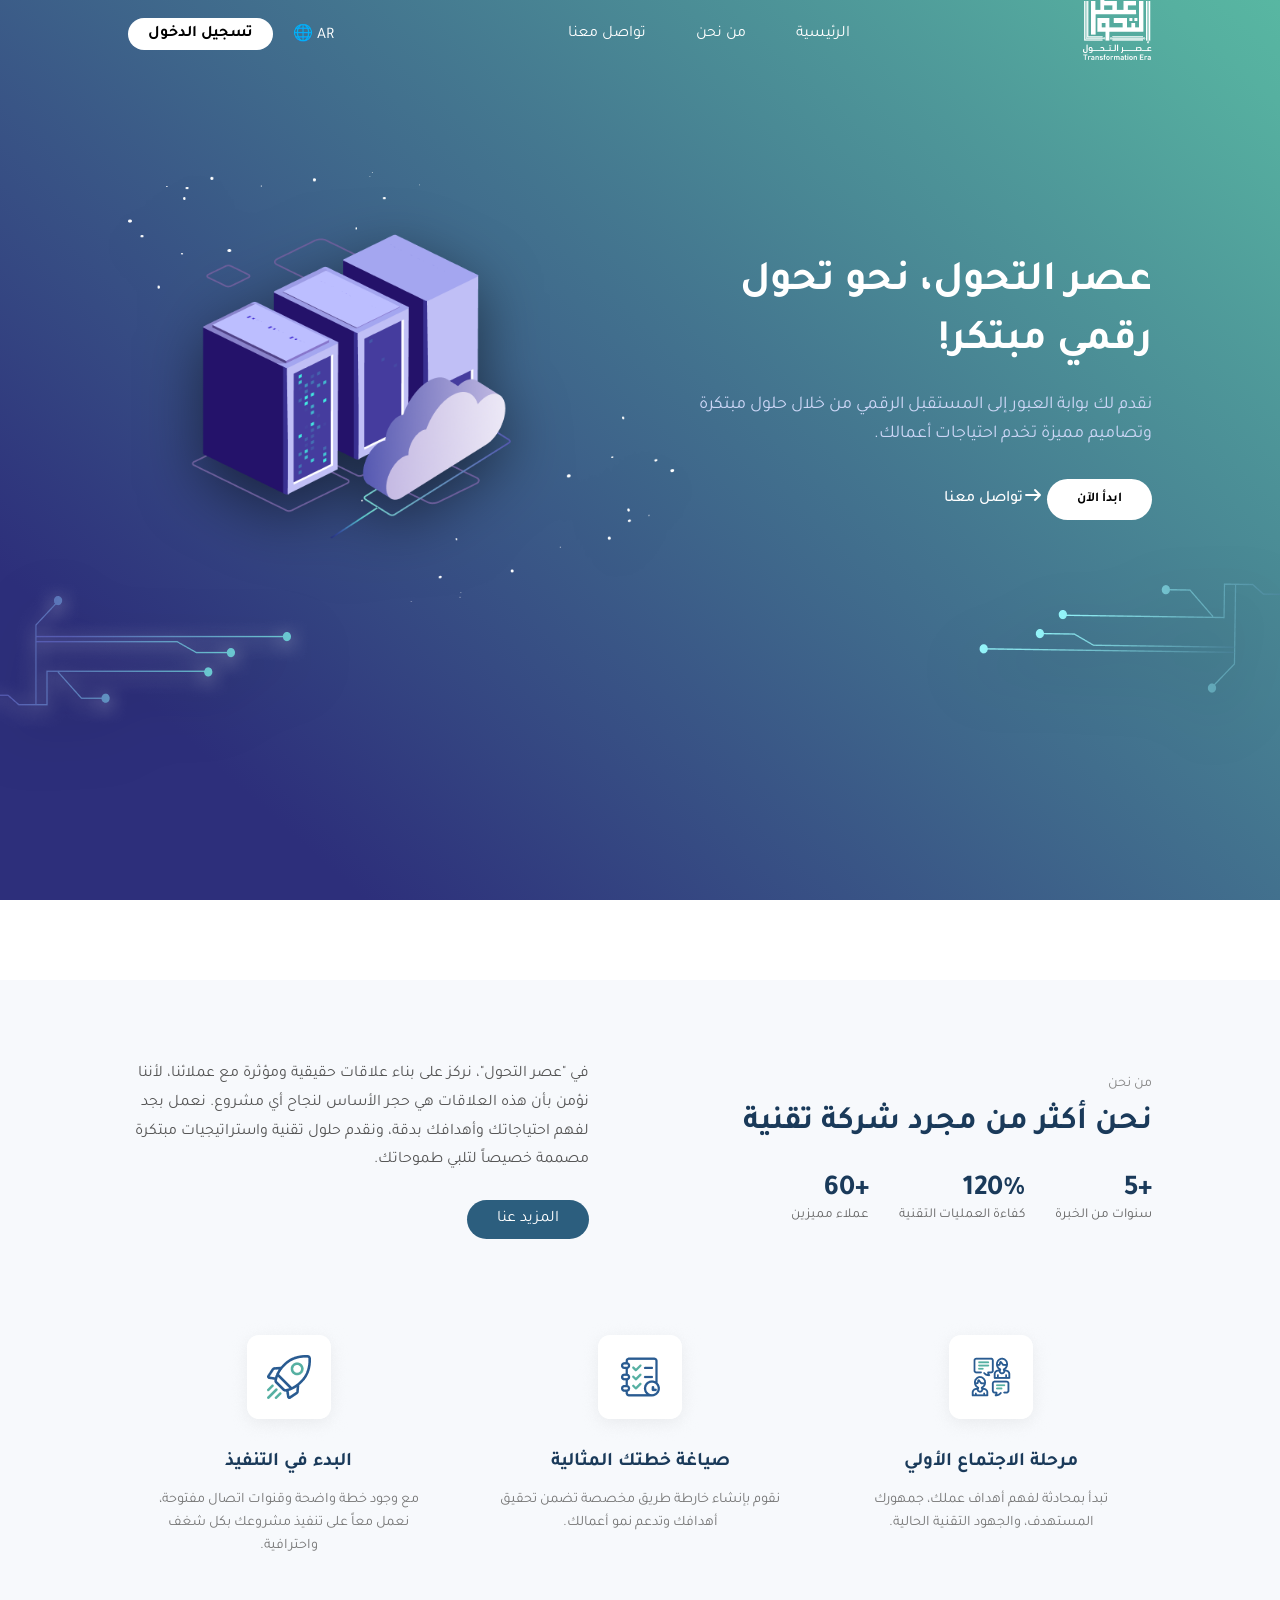
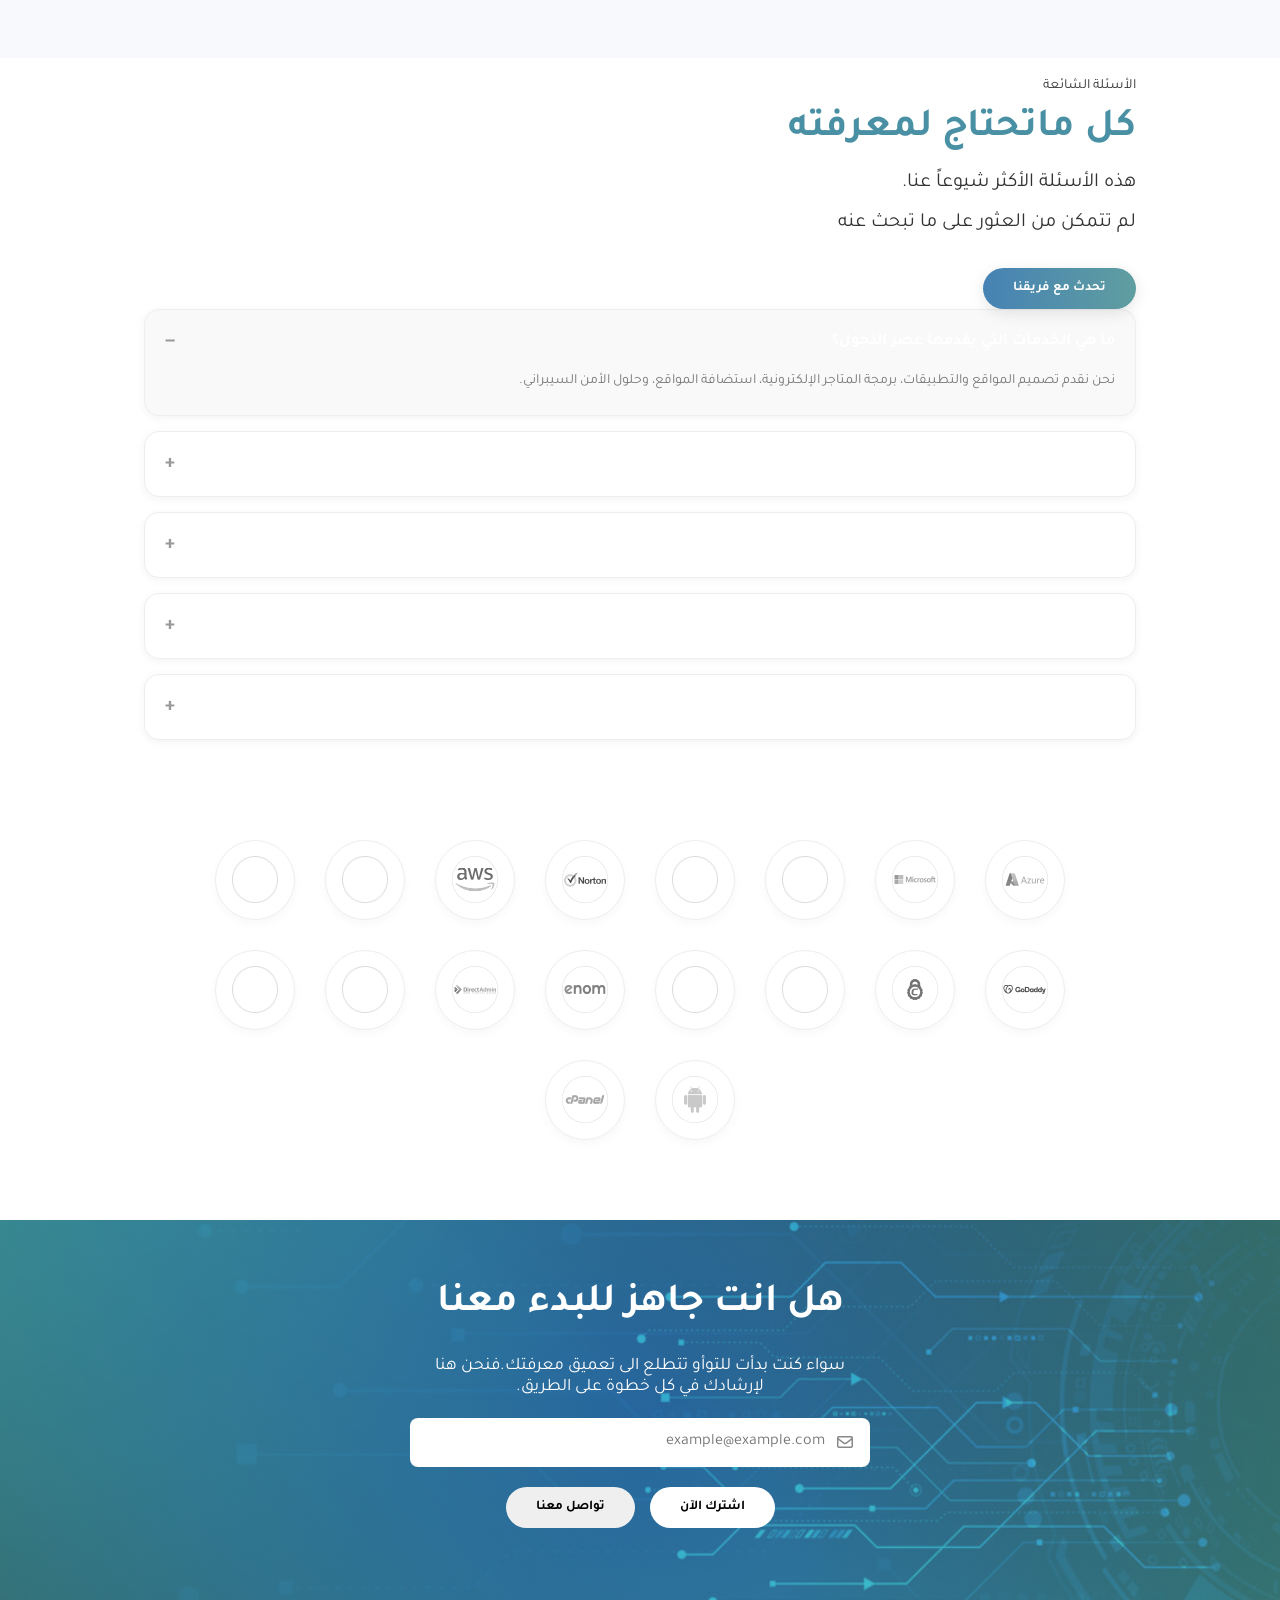
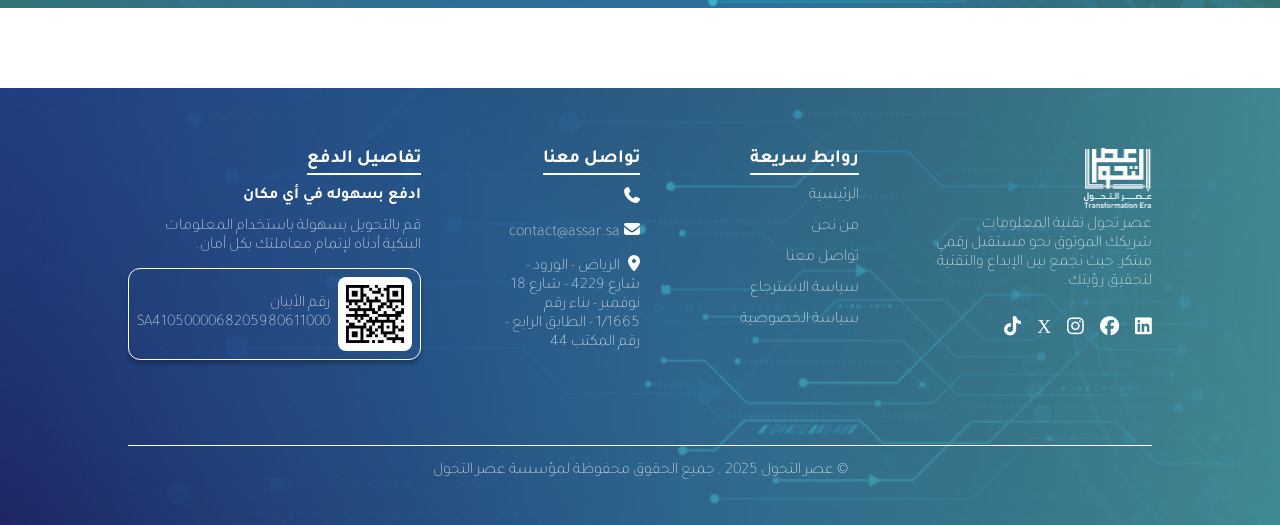
<file: index.html>
<!DOCTYPE html>
<html lang="ar" dir="rtl">
<head>
    <meta charset="UTF-8">
    <meta name="viewport" content="width=device-width, initial-scale=1.0">
    <title>عصر التحول</title>
    <link rel="stylesheet" href="css/all.min.css">
    <link rel="stylesheet" href="css/style.css">
    <link href="https://fonts.googleapis.com/css2?family=Tajawal:wght@400;700&display=swap" rel="stylesheet">
</head>
<body>
    <header>
        <div class="container">
            <div class="top-header">
                <div class="logo">
                    <img src="image/Group (1).png" alt="Logo">
                </div><!-- logo -->
                
                <div class="nav-links">
                    <ul>
                        <li><a href="#" class="active">الرئيسية</a></li>
                        <li><a href="#">من نحن</a></li>
                        <li><a href="#">تواصل معنا</a></li>
                    </ul>
                </div>
                    
                <div class="nav-actions">
                    <span class="lang-selector">AR 🌐</span>
                    <div class="long-link">
                        <a href="login.html">تسجيل الدخول</a>
                    </div>
                </div>
            </div>
              
            <div class="hero-section">
                <div class="wrapping">
                    <div class="hero-text">
                        <h1>عصر التحول، نحو تحول <br> رقمي مبتكر!</h1>
                        <p>نقدم لك بوابة العبور إلى المستقبل الرقمي من خلال حلول مبتكرة وتصاميم مميزة تخدم احتياجات أعمالك.</p>
                        <div class="cta-buttons">
                            <button class="btn-primary">ابدأ الآن</button>
                            <a href="#" class="contact-link"><i class="fas fa-arrow-right"></i>تواصل معنا </a>
                        </div>
                    </div>

                    <div class="hero-image">
                        <img src="image/Group 1261153176 (1).png">
                        <img  class="img right" src="image/Group 3 (2).png" alt="">
                        <img  class="img left" src="image/Group 4.png" alt="">
                    </div>
                </div>  
            </div>
    </header>

    <main>
        <section class="about-section"> 
            <div class="container">
                <div class="about-grid">
                    <div class="about-content">
                        <span class="sub-title">من نحن</span>
                        <h2>نحن أكثر من مجرد شركة تقنية</h2>
                        <div class="stats-grid">
                            <div class="stat-item">
                                <h3>+5</h3>
                                <p>سنوات من الخبرة</p>
                            </div>
                            <div class="stat-item">
                                <h3>120%</h3>
                                <p>كفاءة العمليات التقنية</p>
                            </div>
                            <div class="stat-item">
                                <h3>+60</h3>
                                <p>عملاء مميزين</p>
                            </div>
                        </div>
                    </div>

                    <div class="about-description">
                            <p>في "عصر التحول"، نركز على بناء علاقات حقيقية ومؤثرة مع عملائنا، لأننا نؤمن بأن هذه العلاقات هي حجر الأساس لنجاح أي مشروع. نعمل بجد لفهم احتياجاتك وأهدافك بدقة، ونقدم حلول تقنية واستراتيجيات مبتكرة مصممة خصيصاً لتلبي طموحاتك.</p>
                        <a href="#" class="btn-more">المزيد عنا</a>
                    </div>
                </div>

                <div class="features-grid">
                    <div class="feature-card">
                        <img src="image/Frame 1261153175 (1).png" alt="">
                        <h3>مرحلة الاجتماع الأولي</h3>
                        <p>تبدأ بمحادثة لفهم أهداف عملك، جمهورك المستهدف، والجهود التقنية الحالية.</p>
                    </div>
                    <div class="feature-card">
                        <img src="image/Frame 1261153175 (2).png" alt="">
                        <h3>صياغة خطتك المثالية</h3>
                        <p>نقوم بإنشاء خارطة طريق مخصصة تضمن تحقيق أهدافك وتدعم نمو أعمالك.</p>
                    </div>
                    <div class="feature-card">
                        <img src="image/Frame 1261153175 (3).png" alt="">
                        <h3>البدء في التنفيذ</h3>
                        <p>مع وجود خطة واضحة وقنوات اتصال مفتوحة، نعمل معاً على تنفيذ مشروعك بكل شغف واحترافية.</p>
                    </div>
                </div>
            </div>
        </section>  
        <section class="faq-header">
            <div class="container">
                <div class="wrapping-question">
                    <p>الأسئلة الشائعة</p>
                    <h1>كل ماتحتاج لمعرفته</h1>
                    <p class="description">هذه الأسئلة الأكثر شيوعاً عنا.<br> لم تتمكن من العثور على ما تبحث عنه</p>
                    <button class="contact-bth">تحدث مع فريقنا</button>
                </div>
                <div class="wrapping-question">
                    <div class="faq-section">
                            <div class="faq-item active">
                                <div class="faq-question">
                                    <span>ما هي الخدمات التي يقدمها عصر التحول؟</span>
                                    <span class="icon">−</span>
                                </div>
                                <div class="faq-answer">
                                    نحن نقدم تصميم المواقع والتطبيقات، برمجة المتاجر الإلكترونية، استضافة المواقع، وحلول الأمن السيبراني.
                                </div>
                            </div>

                            <div class="faq-item">
                                <div class="faq-question">
                                    <span>كيف يمكنني اختيار الباقة المناسبة لي؟</span>
                                    <span class="icon">+</span>
                                </div>
                            </div>

                            <div class="faq-item">
                                <div class="faq-question">
                                    <span>هل تقدمون دعماً فنياً بعد إطلاق المشروع؟</span>
                                    <span class="icon">+</span>
                                </div>
                            </div>

                            <div class="faq-item">
                                <div class="faq-question">
                                    <span>كم يستغرق تنفيذ تصميم الموقع أو التطبيق؟</span>
                                    <span class="icon">+</span>
                                </div>
                            </div>

                            <div class="faq-item">
                                <div class="faq-question">
                                    <span>هل يمكن ترقية الباقة في أي وقت؟</span>
                                    <span class="icon">+</span>
                                </div>
                            </div>
                        </div>
                    
                </div>
                <div class="logos-grid">
                    <div class="logo-circle"><img src="image/Frame 1261154792 (1).png" alt=""></div>
                    <div class="logo-circle"><img src="image/Frame 1261154793.png" alt=""></div>
                     <div class="logo-circle"><img src="image/Frame 1261154799.png" alt=""></div>
                    <div class="logo-circle"><img src="image/Frame 1261154799.png" alt=""></div> 
                    <div class="logo-circle"><img src="image/Frame 1261154787.png" alt=""></div>
                    <div class="logo-circle"><img src="image/Frame 1261154789.png" alt=""></div>
                    <div class="logo-circle"><img src="image/Frame 1261154799.png" alt=""></div>
                    <div class="logo-circle"><img src="image/Frame 1261154799.png" alt=""></div> 
                    <div class="logo-circle"><img src="image/Frame 1261154783.png" alt=""></div>
                    <div class="logo-circle"><img src="image/Frame 1261154786.png" alt=""></div>
                    <div class="logo-circle"><img src="image/Frame 1261154799.png" alt=""></div>
                    <div class="logo-circle"><img src="image/Frame 1261154799.png" alt=""></div> 
                    <div class="logo-circle"><img src="image/Frame 1261154781.png" alt=""></div>
                    <div class="logo-circle"><img src="image/Frame 1261154779.png" alt=""></div>
                    <div class="logo-circle"><img src="image/Frame 1261154799.png" alt=""></div>
                    <div class="logo-circle"><img src="image/Frame 1261154799.png" alt=""></div> 
                    <div class="logo-circle"><img src="image/Frame 1261153176.png" alt=""></div>
                    <div class="logo-circle"><img src="image/Frame 1261154776.png" alt=""></div>


                </div>
            </div>
        </section>



        <section class="ready">
            <div class="container">
                <h1>هل انت جاهز للبدء معنا</h1>
                <p>سواء كنت بدأت للتوأو تتطلع الى تعميق معرفتك.فنحن هنا<br> لإرشادك في كل خطوة على الطريق.</p>
                  <div class="subscription-box">
                          <div class="input-group">
                              <input type="email" placeholder="example@example.com">
                              <i class="fa-regular fa-envelope"></i>
                            </div>
                            
                          <div class="buttons">
                              <button class="btn-primary">اشترك الآن</button>
                              <button class="btn-secondary">تواصل معنا</button>
                            </div>
                    </div>
            </div>              
        </section>

    </main>
    <footer>
        <div class="footer-top">
            <div class="container">
                <div class="wrapping-footer">
                    <div class="wrap1">
                        <img src="image/Group (1).png" alt="">
                        <p>عصر تحول تقنية المعلومات</p>
                        <p>شريكك الموثوق نحو مستقبل رقمي مبتكر، حيث نجمع بين الإبداع والتقنية لتحقيق رؤيتك.</p>
                        <div class="i-footer">
                            <i class="fab fa-linkedin"></i>
                            <i class="fab fa-facebook"></i>
                            <i class="fab fa-instagram"></i>
                            <i class="fab fa-x"></i>
                            <i class="fab fa-tiktok"></i>
                        </div>
                    </div>

                    <div class="wrap2">
                        <h3>روابط سريعة</h3>
                        <ul>
                            <a href="index.html"><li>الرئيسية</li></a>
                            <a href=""><li>من نحن</li></a>
                            <a href=""><li>تواصل معنا</li></a>
                            <a href="سياسة الاسترجاع.html"><li>سياسة الاسترجاع</li></a>
                            <a href="سياسة الخصوصية.html"><li>سياسة الخصوصية</li></a>
                        </ul>
                    </div>

                    <div class="wrap3">
                        <h3>تواصل معنا</h3>
                        <ul>
                            <li><i class="fas fa-phone"></i></li>
                            <li><i class="fas fa-envelope"></i>contact@assar.sa</li>
                            <li><i class="fas fa-location-dot"></i>الرياض - الورود - شارع 4229 - شارع 18 نوفمبر - بناء رقم 1/1665 - الطابق الرابع - رقم المكتب 44</li>
                        </ul>
                    </div>

                    <div class="wrap4">
                        <h3>تفاصيل الدفع</h3>
                        <ul>
                            <li><span>ادفع بسهوله في أي مكان</span></li>
                            <li>قم بالتحويل بسهولة باستخدام المعلومات البنكية أدناه لإتمام معاملتك بكل أمان.</li>
                        </ul>
                            <div class="number">
                                <div class="img-num"><img src="image/WhatsApp Image 2026-05-12 at 11.08.14 AM.jpeg" alt=""></div>
                                <div class="content-num">
                                    <p>رقم الأيبان</p>
                                    <p>SA4105000068205980611000</p>
                                </div>
                            </div>
                        
                    </div>
                </div>

                <p class="p-footer">&copy; عصر التحول 2025 . جميع الحقوق محفوظة لمؤسسة عصر التحول</p>
            </div>
        </div>
    </footer>


   <!-- <footer>
        <div class="footer">
            <div class="container">
                    <div class="footer-grid">
                            <div class="footer-col">
                                <div class="logo">
                                     <img src="image/Group (1).png" alt="Logo">
                                </div>
                                <p>عصر تحول تقنية المعلومات <br>شريكك الموثوق نحو مستقبل رقمي مبتكر، حيث نجمع بين الإبداع والتقنية لتحقيق<br> رؤيتك</p>
                                    <div class="social-icons">
                                        <a href="#"><i class="fab fa-linkedin-in"></i></a>
                                        <a href="#"><i class="fab fa-facebook-f"></i></a>
                                        <a href="#"><i class="fab fa-instagram"></i></a>
                                        <a href="#"><i class="fab fa-x-twitter"></i></a>
                                        <a href="#"><i class="fab fa-tiktok"></i></a>
                                    </div>
                            </div>        
                                    <div class="footer-col">
                                        <h3>روابط سريعة</h3>
                                        <div class="links-list">
                                            <ul>
                                                <li><a href="">الرئيسية</a></li>
                                                <li><a href="">من نحن</a></li>
                                                <li><a href="">تواصل معنا</a></li>
                                                <li><a href="">سياسة الاسترجاع</a></li>
                                                <li><a href="">سياسة الخصوصية</a></li>
                                            </ul>
                                        </div>
                                    </div>
                                    <div class="footer-col">
                                        <h3>تواصل معنا</h3>
                                        <div class="contact-list">
                                            <ul>
                                                <li><i class="fas fa-phone"></i></li>
                                                <li><i class="far fa-enelope"></i></li>
                                                <li><i class="fas fa-map-marker-alt"></i></li>
                                            </ul>
                                        </div>
                                    </div>
                                    <div class="footer-col">
                                        <h3>تفاصيل الدفع</h3>
                                        <p>ادفع بسهولة في اي مكان</p>
                                        <p class="sub-text">قم بالتحويل بسهولة باستخدام المعلومات البنكية أدناه لإتمام معاملتك بكل أمان.</p>
                                            <div class="iban-card">
                                                    <div class="iban-info">
                                                        <span>رقم الآيبان</span>
                                                        <strong>SA4105000068205980611000</strong>
                                                    </div>
                                                    <div class="qr-code">
                                                        <i class="fas fa-qrcode"></i>
                                                    </div>
                                            </div>

                                    </div>
                    </div>                  
                                              <div class="footer-bottom">
                                               <p>© عصر التحول 2025 . جميع الحقوق محفوظة لمؤسسة عصر التحول</p>
                                              </div>    
            </div>             
        </div>       
   </footer> -->
</body>
</html>










































    
    

</body>
</html>
</file>
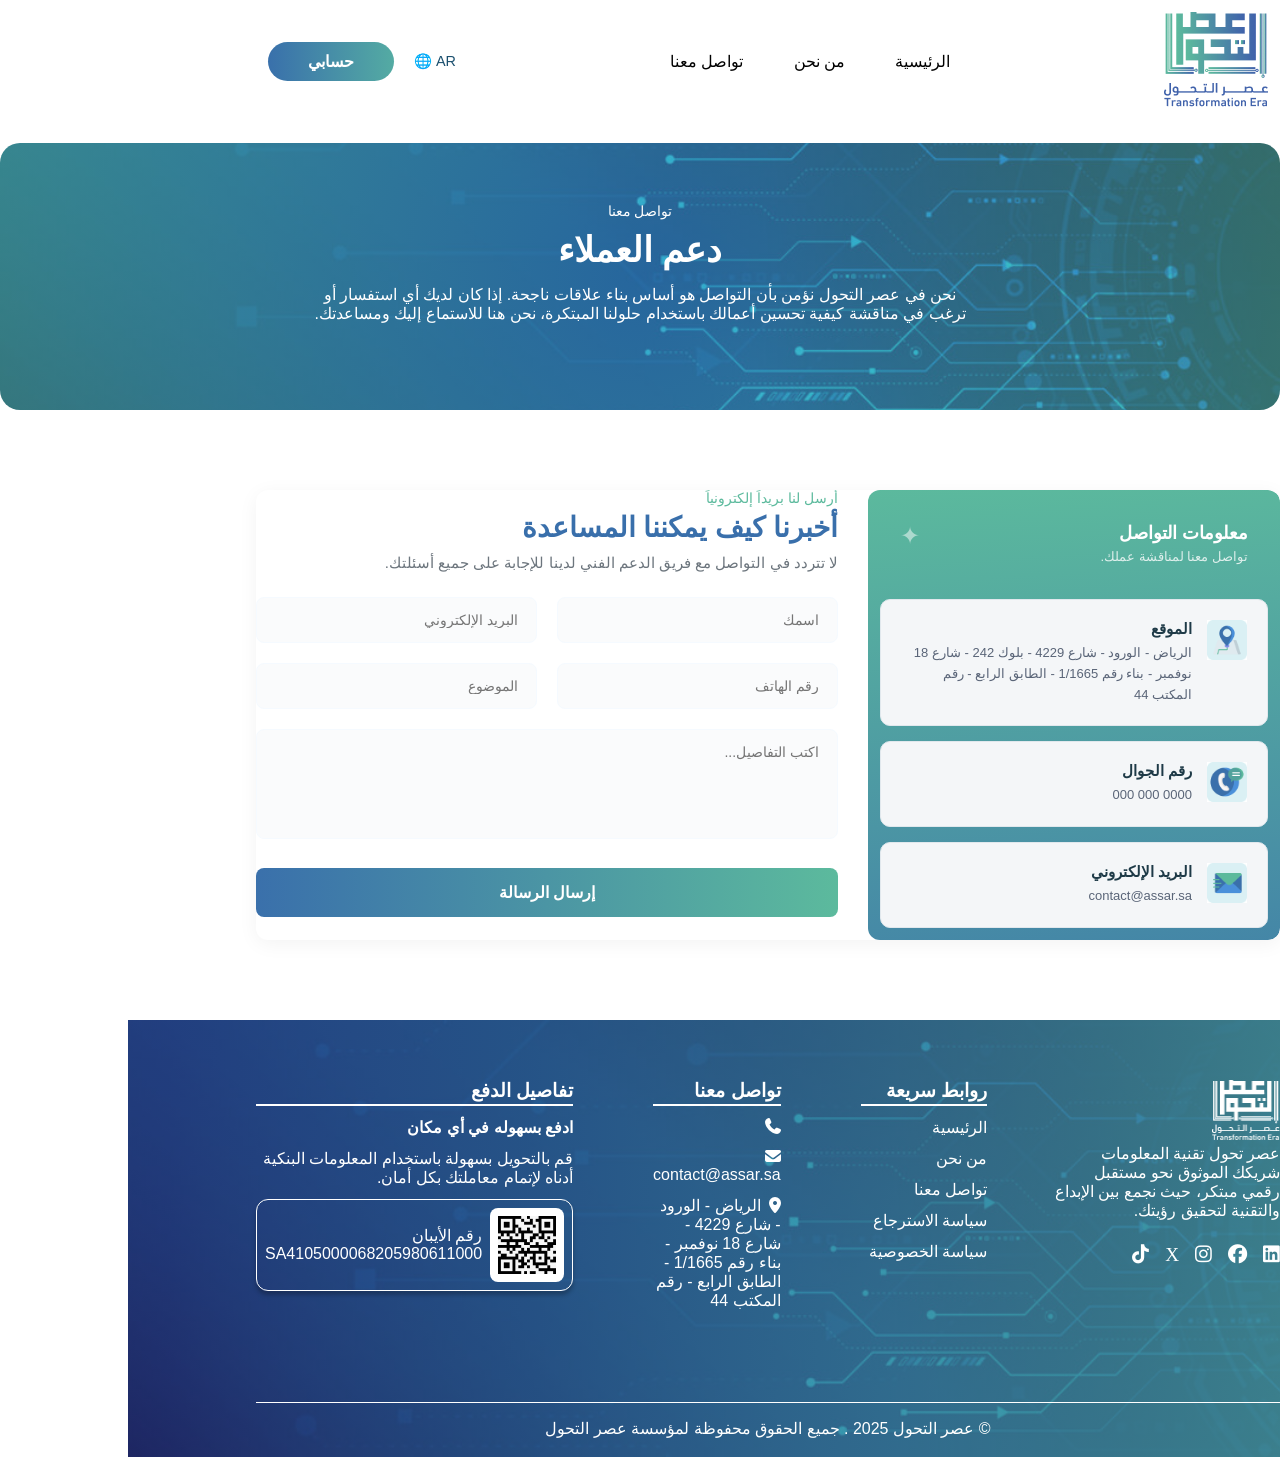
<file: about.html>
<!DOCTYPE html>
<html lang="ar" dir="rtl">
<head>
    <meta charset="UTF-8">
    <meta name="viewport" content="width=device-width, initial-scale=1.0">
    <title>about</title>
    <link rel="stylesheet" href="css/style2.css">
    <link rel="stylesheet" href="css/all.min.css">
</head>
<body>
    <header>
        <div class="container">
            <div class="top-header">
                <div class="logo">
                    <img src="image/Group (3).png" alt="Logo">
                </div><!-- logo -->
                
                <div class="nav-links">
                    <ul>
                        <li><a href="#" class="active">الرئيسية</a></li>
                        <li><a href="#">من نحن</a></li>
                        <li><a href="#">تواصل معنا</a></li>
                    </ul>
                </div>
                    
                <div class="nav-actions">
                    <span class="lang-selector">AR 🌐</span>
                    <div class="long-link">
                        <a href="login.html">حسابي</a>
                    </div>
                </div>
            </div>

            <section class="policy-banner">
                <p class="sub-title">تواصل معنا</p>
                <h1>دعم العملاء</h1>
                <p class="des">نحن في عصر التحول نؤمن بأن التواصل هو أساس بناء علاقات ناجحة. إذا كان لديك أي استفسار أو<br> ترغب في مناقشة كيفية تحسين أعمالك باستخدام حلولنا المبتكرة، نحن هنا للاستماع إليك ومساعدتك.</p>
            </section>


        <div class="contact-container">
            <div class="info-section">
            <div class="info-header">
                <h3>معلومات التواصل</h3>
                <p>تواصل معنا لمناقشة عملك.</p>
            </div>
            
            <div class="info-card">
                <div class="card-icon"><img src="image/ux 3 (3).png" alt=""></div>
                <div class="card-content">
                    <h4>الموقع</h4>
                    <p>الرياض - الورود - شارع 4229 - بلوك 242 - شارع 18 نوفمبر - بناء رقم 1/1665 - الطابق الرابع - رقم المكتب 44</p>
                </div>
            </div>
            
            <div class="info-card">
                <div class="card-icon"><img src="image/ux 3 (1).png" alt=""></div>
                <div class="card-content">
                    <h4>رقم الجوال</h4>
                    <p class="ltr-text">000 000 0000</p>
                </div>
            </div>
            
            <div class="info-card">
                <div class="card-icon"><img src="image/ux 3 (2).png" alt=""></div>
                <div class="card-content">
                    <h4>البريد الإلكتروني</h4>
                    <p class="ltr-text">contact@assar.sa</p>
                </div>
            </div>
        </div>
        
        <div class="form-section">
            <span class="sub-title">أرسل لنا بريداً إلكترونياً</span>
            <h2 class="main-title">أخبرنا كيف يمكننا المساعدة</h2>
            <p class="description">لا تتردد في التواصل مع فريق الدعم الفني لدينا للإجابة على جميع أسئلتك.</p>
            
            <form action="#" method="POST">
                <div class="form-row">
                    <div class="form-group">
                        <input type="text" placeholder="اسمك" required>
                    </div>
                    <div class="form-group">
                        <input type="email" placeholder="البريد الإلكتروني" required>
                    </div>
                </div>
                
                <div class="form-row">
                    <div class="form-group">
                        <input type="tel" placeholder="رقم الهاتف">
                    </div>
                    <div class="form-group">
                        <input type="text" placeholder="الموضوع">
                    </div>
                </div>
                
                <div class="form-group full-width">
                    <textarea placeholder="اكتب التفاصيل..." rows="5"></textarea>
                </div>
                
                <button type="submit" class="submit-btn">إرسال الرسالة</button>
            </form>
            </div>
        </div>
    </div>    
        <footer>
        <div class="footer-top">
            <div class="container">
                <div class="wrapping-footer">
                    <div class="wrap1">
                        <img src="image/Group (1).png" alt="">
                        <p>عصر تحول تقنية المعلومات</p>
                        <p>شريكك الموثوق نحو مستقبل رقمي مبتكر، حيث نجمع بين الإبداع والتقنية لتحقيق رؤيتك.</p>
                        <div class="i-footer">
                            <i class="fab fa-linkedin"></i>
                            <i class="fab fa-facebook"></i>
                            <i class="fab fa-instagram"></i>
                            <i class="fab fa-x"></i>
                            <i class="fab fa-tiktok"></i>
                        </div>
                    </div>

                    <div class="wrap2">
                        <h3>روابط سريعة</h3>
                        <ul>
                            <a href="index.html"><li>الرئيسية</li></a>
                            <a href=""><li>من نحن</li></a>
                            <a href=""><li>تواصل معنا</li></a>
                            <a href="سياسة الاسترجاع.html"><li>سياسة الاسترجاع</li></a>
                            <a href="سياسة الخصوصية.html"><li>سياسة الخصوصية</li></a>
                        </ul>
                    </div>

                    <div class="wrap3">
                        <h3>تواصل معنا</h3>
                        <ul>
                            <li><i class="fas fa-phone"></i></li>
                            <li><i class="fas fa-envelope"></i>contact@assar.sa</li>
                            <li><i class="fas fa-location-dot"></i>الرياض - الورود - شارع 4229 - شارع 18 نوفمبر - بناء رقم 1/1665 - الطابق الرابع - رقم المكتب 44</li>
                        </ul>
                    </div>

                    <div class="wrap4">
                        <h3>تفاصيل الدفع</h3>
                        <ul>
                            <li><span>ادفع بسهوله في أي مكان</span></li>
                            <li>قم بالتحويل بسهولة باستخدام المعلومات البنكية أدناه لإتمام معاملتك بكل أمان.</li>
                        </ul>
                            <div class="number">
                                <div class="img-num"><img src="image/WhatsApp Image 2026-05-12 at 11.08.14 AM.jpeg" alt=""></div>
                                <div class="content-num">
                                    <p>رقم الأيبان</p>
                                    <p>SA4105000068205980611000</p>
                                </div>
                            </div>
                        
                    </div>
                </div>

                <p class="p-footer">&copy; عصر التحول 2025 . جميع الحقوق محفوظة لمؤسسة عصر التحول</p>
            </div>
        </div>
    </footer>

            
    
</body>
</html>
</file>
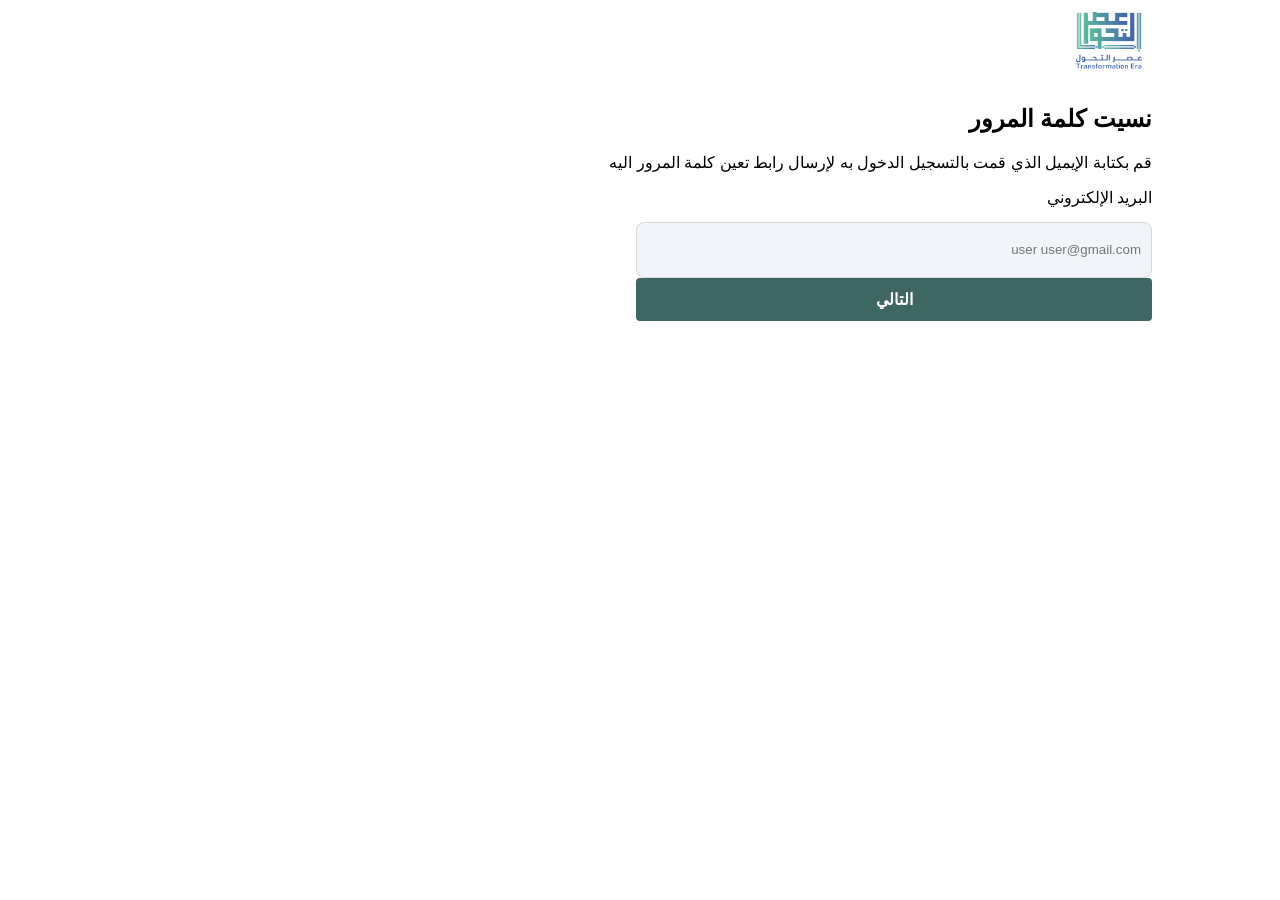
<file: forgectpassword.html>
<!DOCTYPE html>
<html lang="ar" dir="rtl">
<head>
    <meta charset="UTF-8">
    <meta name="viewport" content="width=device-width, initial-scale=1.0">
    <title>Document</title>
    <link rel="stylesheet" href="css/style1.css">
    <link rel="stylesheet" href="css/all.min.css">
</head>
<body>
    <header>
        <div class="container">
            <a href=""><img src="image/Group (3).png" alt="logo"></a>
        </div>
    </header>
    <main>
        <section class="log-in-forget">
            <div class="container">
                <div class="content-forget">
                    <div class="top-log-forget">
                        <h2>نسيت كلمة المرور</h2>
                        <p>قم بكتابة الإيميل الذي قمت بالتسجيل الدخول به لإرسال رابط تعين كلمة المرور اليه </p>   
                    </div>
                    <div class="form">
                        <form action="">
                            <div class="form-group">
                                <label for=""> البريد الإلكتروني</label>
                                <input type="email" placeholder="user user@gmail.com">
                            </div>
                            <button type="submit" class="btn-submit">التالي</button>
                        </form>
                    </div>
                </div>
            </div>
        </section>
    </main>  
</body>
</html>
</file>
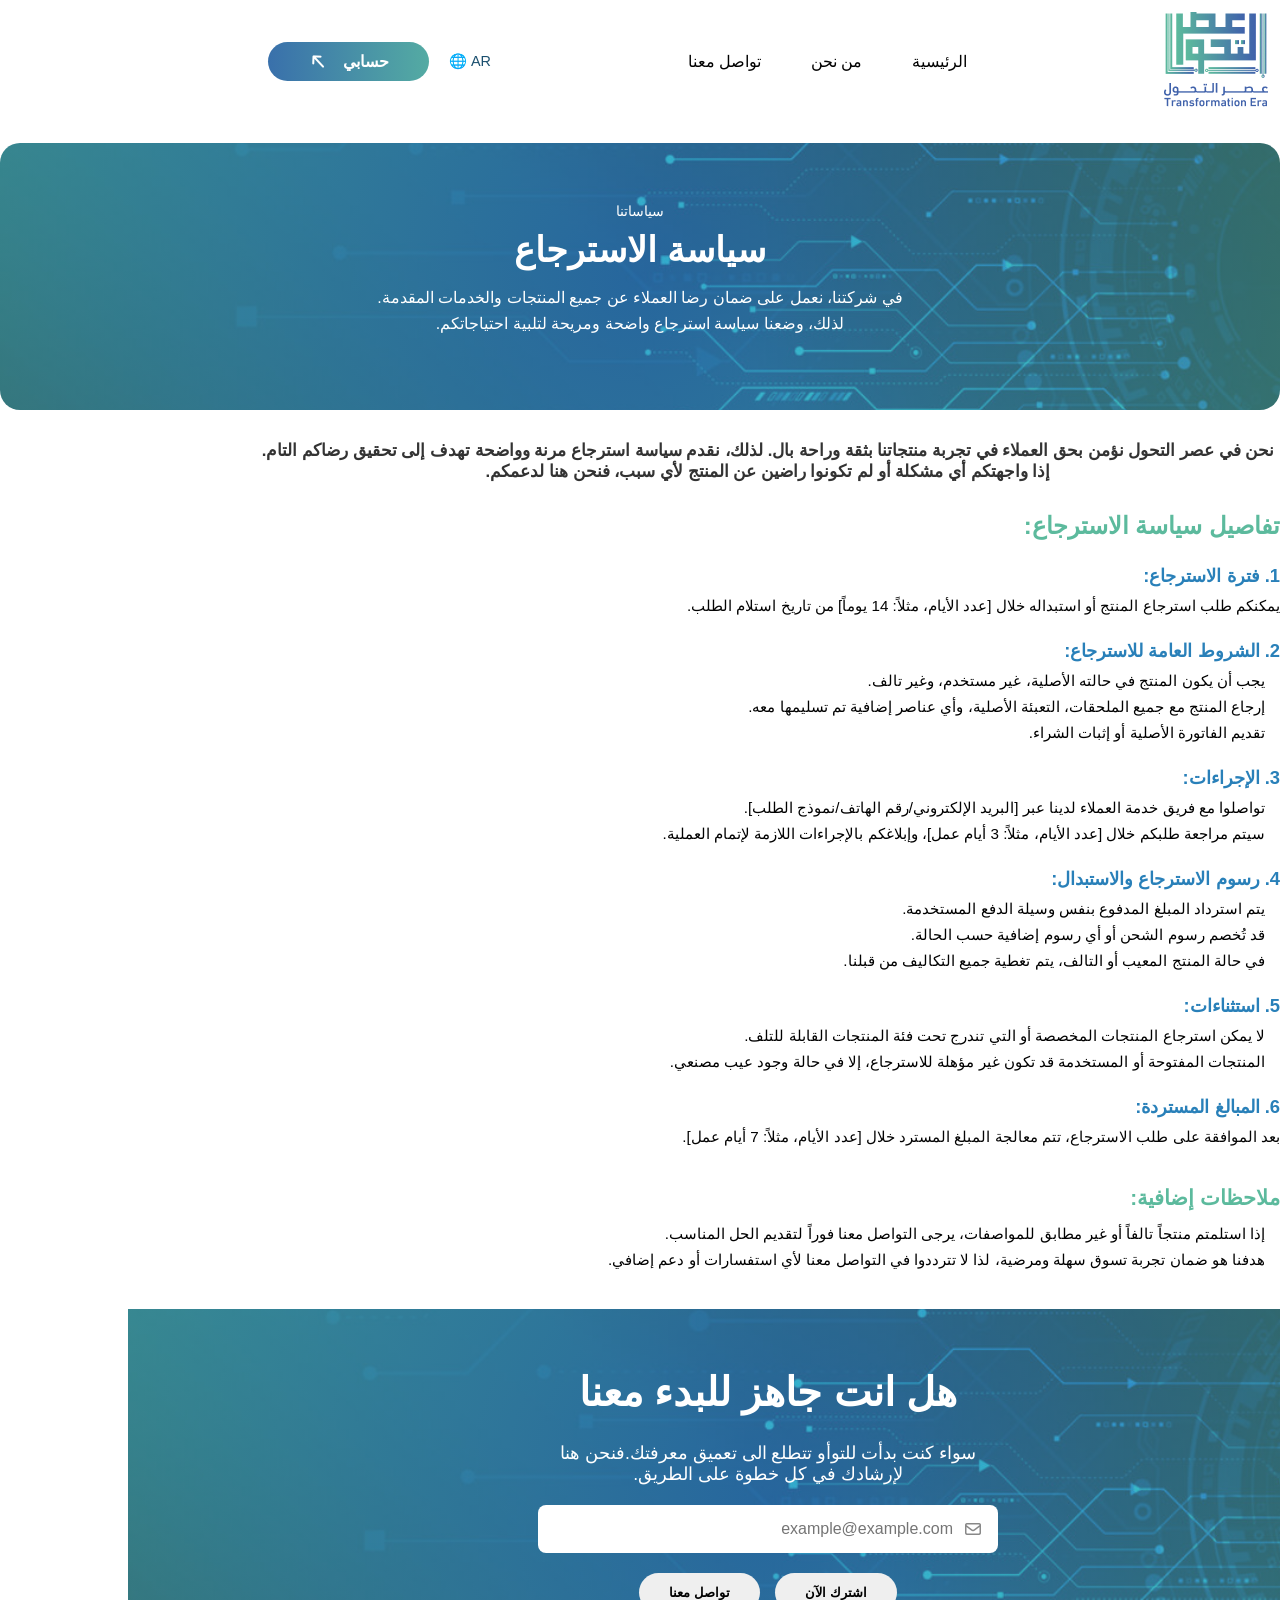
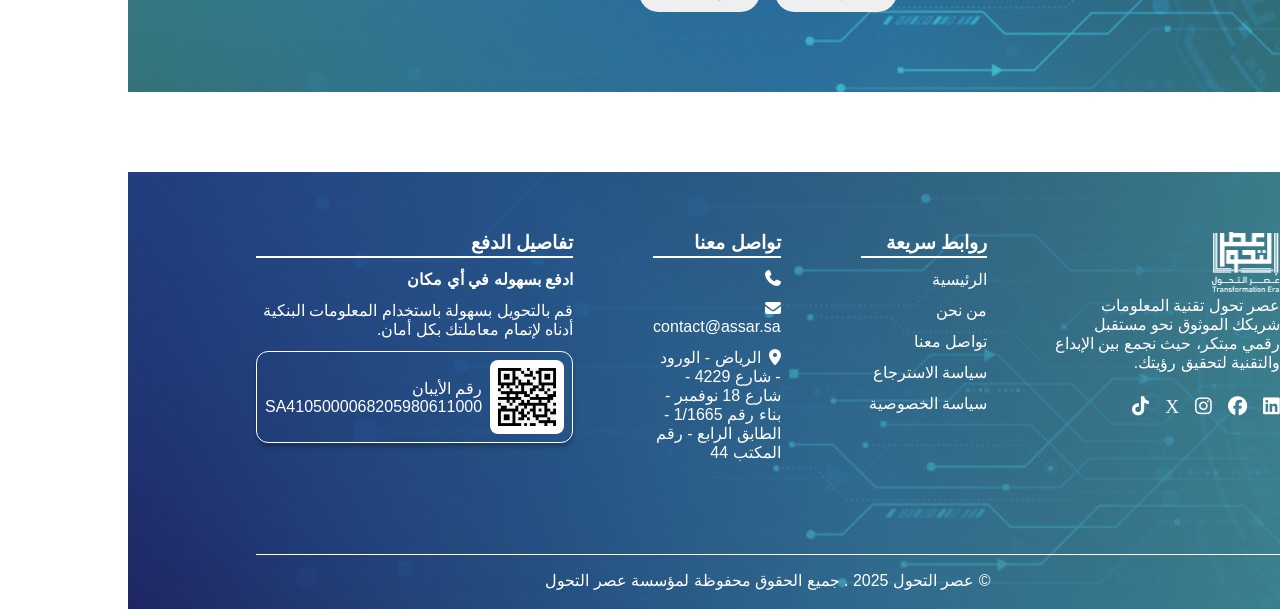
<file: index2.html>
<!DOCTYPE html>
<html lang="ar" dir="rtl">
<head>
    <meta charset="UTF-8">
    <meta name="viewport" content="width=device-width, initial-scale=1.0">
    <title>سياسة الاسترجاع</title>
    <link rel="stylesheet" href="css/style2.css">
    <link rel="stylesheet" href="css/all.min.css">
</head>
<body>
   <header>
        <div class="container">
            <div class="top-header">
                <div class="logo">
                    <img src="image/Group (3).png" alt="Logo">
                </div><!-- logo -->
                
                <div class="nav-links">
                    <ul>
                        <li><a href="#" class="active">الرئيسية</a></li>
                        <li><a href="#">من نحن</a></li>
                        <li><a href="#">تواصل معنا</a></li>
                    </ul>
                </div>
                    
                <div class="nav-actions">
                    <span class="lang-selector">AR 🌐</span>
                    <div class="long-link">
                        <a href="login.html">حسابي<i class="fas fa-arrow-up"></i></a>
                    </div>
                </div>
            </div>
<main>
            <section class="policy-banner">
                <p class="sub-title">سياساتنا</p>
                <h1>سياسة الاسترجاع</h1>
                <p class="desc">في شركتنا، نعمل على ضمان رضا العملاء عن جميع المنتجات والخدمات المقدمة.<br> لذلك، وضعنا سياسة استرجاع واضحة ومريحة لتلبية احتياجاتكم.</p>
            </section>
            <div class="intro-text">
                <p>
                نحن في عصر التحول نؤمن بحق العملاء في تجربة منتجاتنا بثقة وراحة بال. لذلك، نقدم سياسة استرجاع مرنة وواضحة تهدف إلى تحقيق رضاكم التام. إذا واجهتكم أي مشكلة أو لم تكونوا راضين عن المنتج لأي سبب، فنحن هنا لدعمكم.</p>
            </div>

            <div class="policy-details">
                <h2>تفاصيل سياسة الاسترجاع:</h2>

                <div class="section-title">1. فترة الاسترجاع:</div>
                <p>يمكنكم طلب استرجاع المنتج أو استبداله خلال [عدد الأيام، مثلاً: 14 يوماً] من تاريخ استلام الطلب.</p>
 
                <div class="section-title">2. الشروط العامة للاسترجاع:</div>
                    <ul>
                    <li>يجب أن يكون المنتج في حالته الأصلية، غير مستخدم، وغير تالف.</li>
                    <li>إرجاع المنتج مع جميع الملحقات، التعبئة الأصلية، وأي عناصر إضافية تم تسليمها معه.</li>
                    <li>تقديم الفاتورة الأصلية أو إثبات الشراء.</li>
                </ul>

                <div class="section-title">3. الإجراءات:</div>
                    <ul>
                        <li>تواصلوا مع فريق خدمة العملاء لدينا عبر [البريد الإلكتروني/رقم الهاتف/نموذج الطلب].</li>
                        <li>سيتم مراجعة طلبكم خلال [عدد الأيام، مثلاً: 3 أيام عمل]، وإبلاغكم بالإجراءات اللازمة لإتمام العملية.</li>
                    </ul>

                <div class="section-title">4. رسوم الاسترجاع والاستبدال:</div>
                    <ul>
                       <li>يتم استرداد المبلغ المدفوع بنفس وسيلة الدفع المستخدمة.</li>
                       <li>قد تُخصم رسوم الشحن أو أي رسوم إضافية حسب الحالة.</li>
                       <li>في حالة المنتج المعيب أو التالف، يتم تغطية جميع التكاليف من قبلنا.</li>
                    </ul>

                <div class="section-title">5. استثناءات:</div>
                    <ul>
                        <li>لا يمكن استرجاع المنتجات المخصصة أو التي تندرج تحت فئة المنتجات القابلة للتلف.</li>
                        <li>المنتجات المفتوحة أو المستخدمة قد تكون غير مؤهلة للاسترجاع، إلا في حالة وجود عيب مصنعي.</li>
                    </ul>

                <div class="section-title">6. المبالغ المستردة:</div>
                    <p>بعد الموافقة على طلب الاسترجاع، تتم معالجة المبلغ المسترد خلال [عدد الأيام، مثلاً: 7 أيام عمل].</p>
                </div>

                <div class="additional-notes">
                    <h3>ملاحظات إضافية:</h3>
                    <ul>
                        <li>إذا استلمتم منتجاً تالفاً أو غير مطابق للمواصفات، يرجى التواصل معنا فوراً لتقديم الحل المناسب.</li>
                        <li>هدفنا هو ضمان تجربة تسوق سهلة ومرضية، لذا لا تترددوا في التواصل معنا لأي استفسارات أو دعم إضافي.</li>
                    </ul>
                </div>
        </div>
                <section class="ready">
                   <div class="container">
                        <h1>هل انت جاهز للبدء معنا</h1>
                        <p>سواء كنت بدأت للتوأو تتطلع الى تعميق معرفتك.فنحن هنا<br> لإرشادك في كل خطوة على الطريق.</p>
                        <div class="subscription-box">
                            <div class="input-group">
                                <input type="email" placeholder="example@example.com">
                                <i class="fa-regular fa-envelope"></i>
                            </div>
                                
                            <div class="buttons">
                                <button class="btn-primary">اشترك الآن</button>
                                <button class="btn-secondary">تواصل معنا</button>
                                </div>
                        </div>
                    </div>              
                </section>
        
</main>
    <footer>
        <div class="footer-top">
            <div class="container">
                <div class="wrapping-footer">
                    <div class="wrap1">
                        <img src="image/Group (1).png" alt="">
                        <p>عصر تحول تقنية المعلومات</p>
                        <p>شريكك الموثوق نحو مستقبل رقمي مبتكر، حيث نجمع بين الإبداع والتقنية لتحقيق رؤيتك.</p>
                        <div class="i-footer">
                            <i class="fab fa-linkedin"></i>
                            <i class="fab fa-facebook"></i>
                            <i class="fab fa-instagram"></i>
                            <i class="fab fa-x"></i>
                            <i class="fab fa-tiktok"></i>
                        </div>
                    </div>

                    <div class="wrap2">
                        <h3>روابط سريعة</h3>
                        <ul>
                            <a href="index.html"><li>الرئيسية</li></a>
                            <a href=""><li>من نحن</li></a>
                            <a href=""><li>تواصل معنا</li></a>
                            <a href="سياسة الاسترجاع.html"><li>سياسة الاسترجاع</li></a>
                            <a href="سياسة الخصوصية.html"><li>سياسة الخصوصية</li></a>
                        </ul>
                    </div>

                    <div class="wrap3">
                        <h3>تواصل معنا</h3>
                        <ul>
                            <li><i class="fas fa-phone"></i></li>
                            <li><i class="fas fa-envelope"></i>contact@assar.sa</li>
                            <li><i class="fas fa-location-dot"></i>الرياض - الورود - شارع 4229 - شارع 18 نوفمبر - بناء رقم 1/1665 - الطابق الرابع - رقم المكتب 44</li>
                        </ul>
                    </div>

                    <div class="wrap4">
                        <h3>تفاصيل الدفع</h3>
                        <ul>
                            <li><span>ادفع بسهوله في أي مكان</span></li>
                            <li>قم بالتحويل بسهولة باستخدام المعلومات البنكية أدناه لإتمام معاملتك بكل أمان.</li>
                        </ul>
                            <div class="number">
                                <div class="img-num"><img src="image/WhatsApp Image 2026-05-12 at 11.08.14 AM.jpeg" alt=""></div>
                                <div class="content-num">
                                    <p>رقم الأيبان</p>
                                    <p>SA4105000068205980611000</p>
                                </div>
                            </div>
                        
                    </div>
                </div>

                <p class="p-footer">&copy; عصر التحول 2025 . جميع الحقوق محفوظة لمؤسسة عصر التحول</p>
            </div>
        </div>
    </footer>
</body>
</html>
    
        
            
    
</body>
</html>
</file>
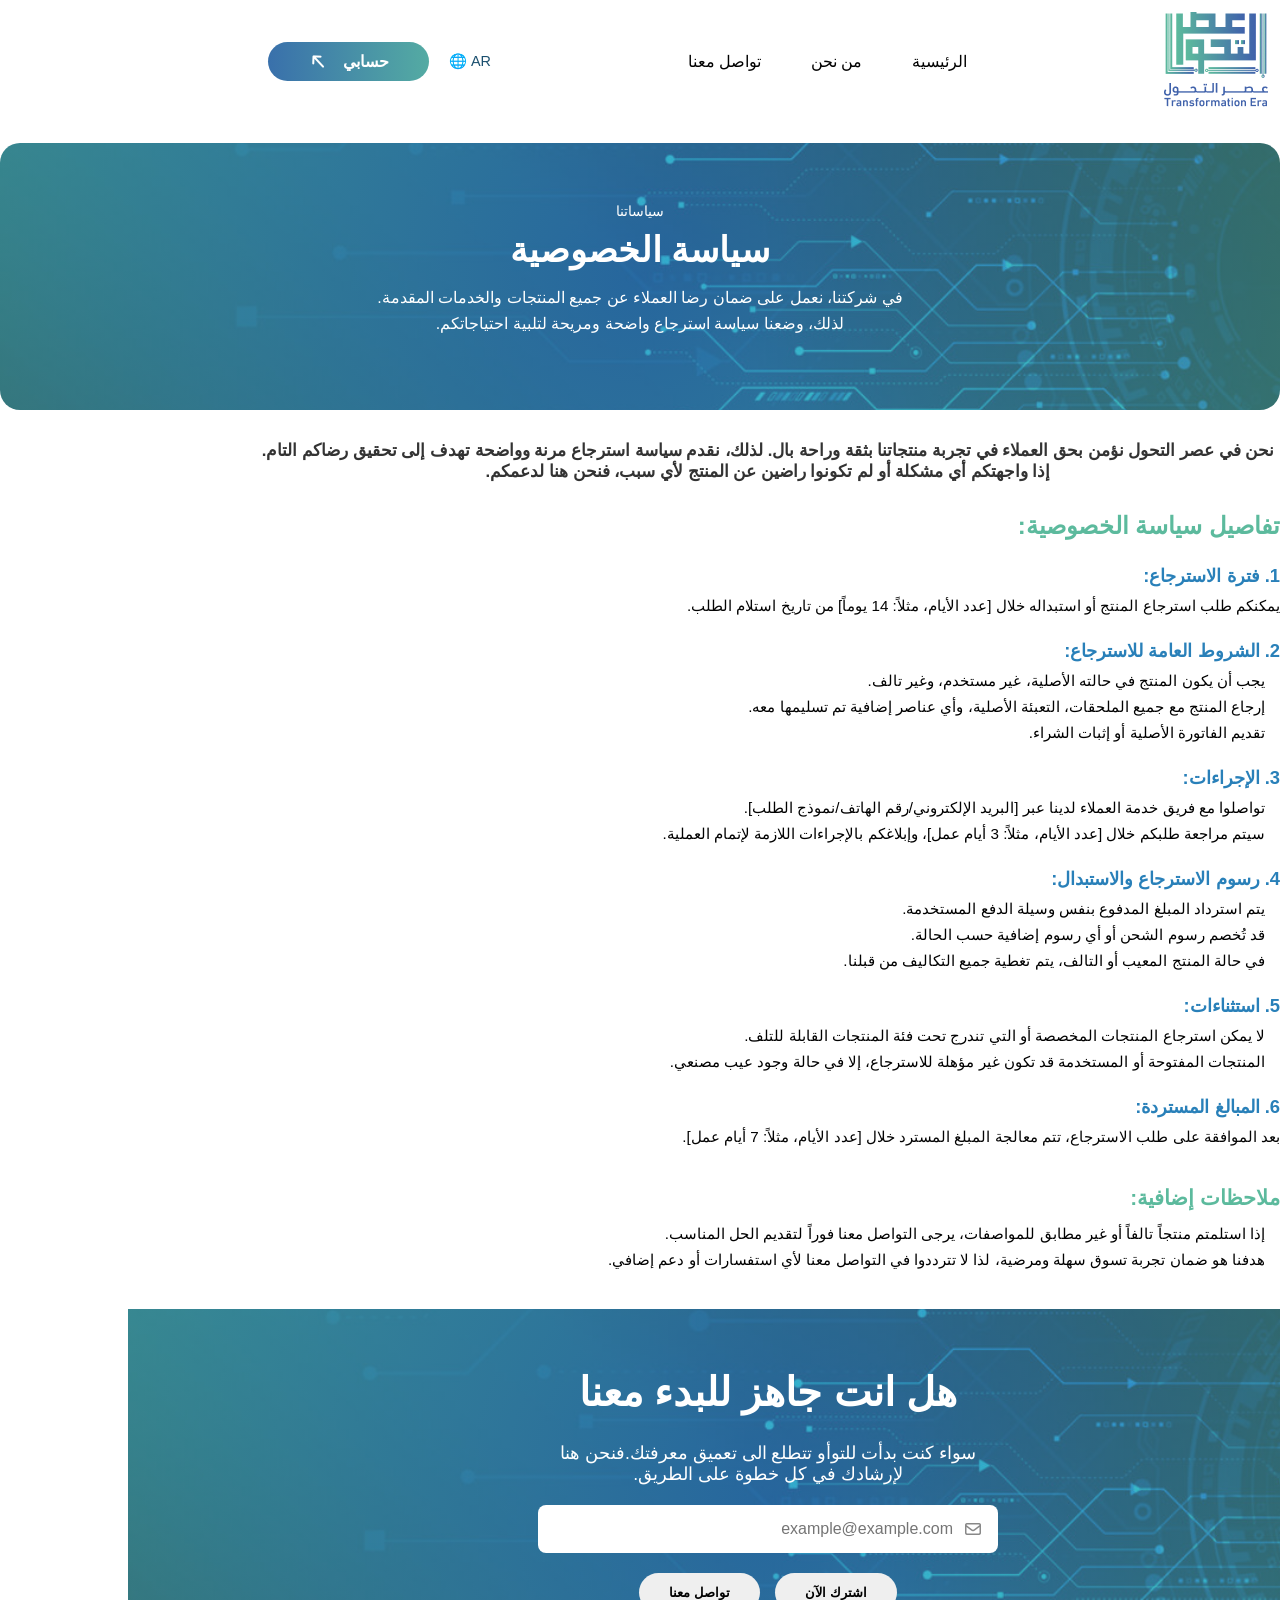
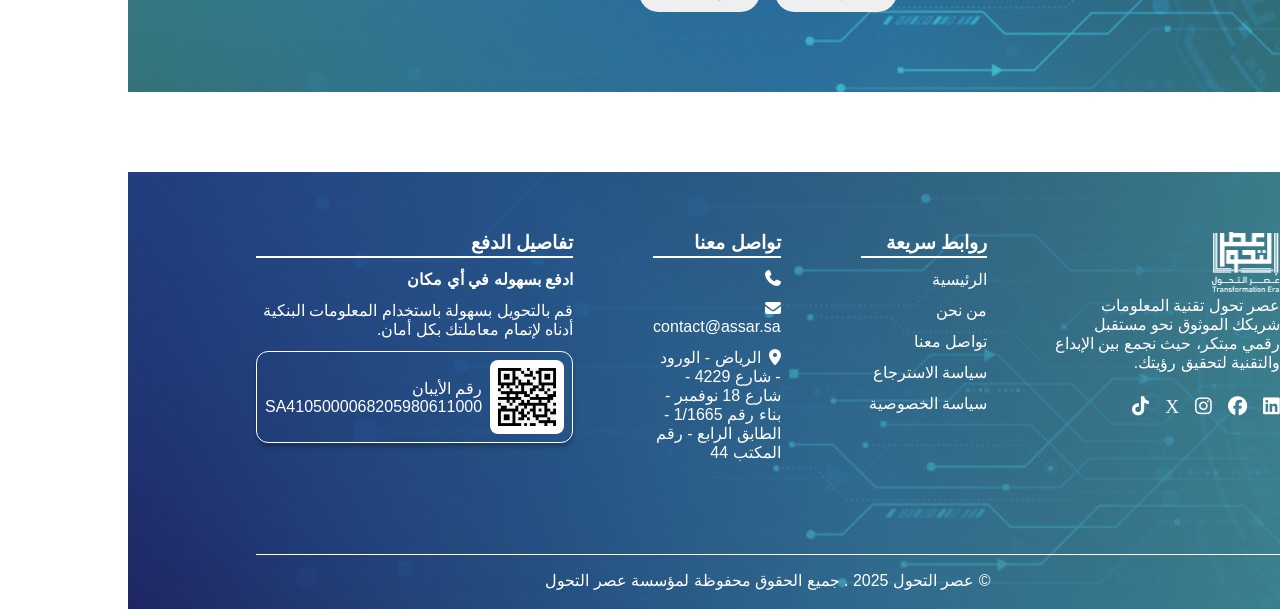
<file: index3.html>
<!DOCTYPE html>
<html lang="ar" dir="rtl">
<head>
    <meta charset="UTF-8">
    <meta name="viewport" content="width=device-width, initial-scale=1.0">
    <title>سياسة الخصوصية</title>
    <link rel="stylesheet" href="css/style2.css">
    <link rel="stylesheet" href="css/all.min.css">
</head>
<body>
   <header>
        <div class="container">
            <div class="top-header">
                <div class="logo">
                    <img src="image/Group (3).png" alt="Logo">
                </div><!-- logo -->
                
                <div class="nav-links">
                    <ul>
                        <li><a href="#" class="active">الرئيسية</a></li>
                        <li><a href="#">من نحن</a></li>
                        <li><a href="#">تواصل معنا</a></li>
                    </ul>
                </div>
                    
                <div class="nav-actions">
                    <span class="lang-selector">AR 🌐</span>
                    <div class="long-link">
                        <a href="login.html">حسابي<i class="fas fa-arrow-up"></i></a>
                        
                    </div>
                </div>
            </div>
<main>
            <section class="policy-banner">
                <p class="sub-title">سياساتنا</p>
                <h1>سياسة الخصوصية</h1>
                <p class="desc">في شركتنا، نعمل على ضمان رضا العملاء عن جميع المنتجات والخدمات المقدمة.<br> لذلك، وضعنا سياسة استرجاع واضحة ومريحة لتلبية احتياجاتكم.</p>
            </section>
            <div class="intro-text">
                <p>
                نحن في عصر التحول نؤمن بحق العملاء في تجربة منتجاتنا بثقة وراحة بال. لذلك، نقدم سياسة استرجاع مرنة وواضحة تهدف إلى تحقيق رضاكم التام. إذا واجهتكم أي مشكلة أو لم تكونوا راضين عن المنتج لأي سبب، فنحن هنا لدعمكم.</p>
            </div>

            <div class="policy-details">
                <h2>تفاصيل سياسة الخصوصية:</h2>

                <div class="section-title">1. فترة الاسترجاع:</div>
                <p>يمكنكم طلب استرجاع المنتج أو استبداله خلال [عدد الأيام، مثلاً: 14 يوماً] من تاريخ استلام الطلب.</p>
 
                <div class="section-title">2. الشروط العامة للاسترجاع:</div>
                    <ul>
                    <li>يجب أن يكون المنتج في حالته الأصلية، غير مستخدم، وغير تالف.</li>
                    <li>إرجاع المنتج مع جميع الملحقات، التعبئة الأصلية، وأي عناصر إضافية تم تسليمها معه.</li>
                    <li>تقديم الفاتورة الأصلية أو إثبات الشراء.</li>
                </ul>

                <div class="section-title">3. الإجراءات:</div>
                    <ul>
                        <li>تواصلوا مع فريق خدمة العملاء لدينا عبر [البريد الإلكتروني/رقم الهاتف/نموذج الطلب].</li>
                        <li>سيتم مراجعة طلبكم خلال [عدد الأيام، مثلاً: 3 أيام عمل]، وإبلاغكم بالإجراءات اللازمة لإتمام العملية.</li>
                    </ul>

                <div class="section-title">4. رسوم الاسترجاع والاستبدال:</div>
                    <ul>
                       <li>يتم استرداد المبلغ المدفوع بنفس وسيلة الدفع المستخدمة.</li>
                       <li>قد تُخصم رسوم الشحن أو أي رسوم إضافية حسب الحالة.</li>
                       <li>في حالة المنتج المعيب أو التالف، يتم تغطية جميع التكاليف من قبلنا.</li>
                    </ul>

                <div class="section-title">5. استثناءات:</div>
                    <ul>
                        <li>لا يمكن استرجاع المنتجات المخصصة أو التي تندرج تحت فئة المنتجات القابلة للتلف.</li>
                        <li>المنتجات المفتوحة أو المستخدمة قد تكون غير مؤهلة للاسترجاع، إلا في حالة وجود عيب مصنعي.</li>
                    </ul>

                <div class="section-title">6. المبالغ المستردة:</div>
                    <p>بعد الموافقة على طلب الاسترجاع، تتم معالجة المبلغ المسترد خلال [عدد الأيام، مثلاً: 7 أيام عمل].</p>
                </div>

                <div class="additional-notes">
                    <h3>ملاحظات إضافية:</h3>
                    <ul>
                        <li>إذا استلمتم منتجاً تالفاً أو غير مطابق للمواصفات، يرجى التواصل معنا فوراً لتقديم الحل المناسب.</li>
                        <li>هدفنا هو ضمان تجربة تسوق سهلة ومرضية، لذا لا تترددوا في التواصل معنا لأي استفسارات أو دعم إضافي.</li>
                    </ul>
                </div>
        </div>
                <section class="ready">
                   <div class="container">
                        <h1>هل انت جاهز للبدء معنا</h1>
                        <p>سواء كنت بدأت للتوأو تتطلع الى تعميق معرفتك.فنحن هنا<br> لإرشادك في كل خطوة على الطريق.</p>
                        <div class="subscription-box">
                            <div class="input-group">
                                <input type="email" placeholder="example@example.com">
                                <i class="fa-regular fa-envelope"></i>
                            </div>
                                
                            <div class="buttons">
                                <button class="btn-primary">اشترك الآن</button>
                                <button class="btn-secondary">تواصل معنا</button>
                                </div>
                        </div>
                    </div>              
                </section>
        
</main>
    <footer>
        <div class="footer-top">
            <div class="container">
                <div class="wrapping-footer">
                    <div class="wrap1">
                        <img src="image/Group (1).png" alt="">
                        <p>عصر تحول تقنية المعلومات</p>
                        <p>شريكك الموثوق نحو مستقبل رقمي مبتكر، حيث نجمع بين الإبداع والتقنية لتحقيق رؤيتك.</p>
                        <div class="i-footer">
                            <i class="fab fa-linkedin"></i>
                            <i class="fab fa-facebook"></i>
                            <i class="fab fa-instagram"></i>
                            <i class="fab fa-x"></i>
                            <i class="fab fa-tiktok"></i>
                        </div>
                    </div>

                    <div class="wrap2">
                        <h3>روابط سريعة</h3>
                        <ul>
                            <a href="index.html"><li>الرئيسية</li></a>
                            <a href=""><li>من نحن</li></a>
                            <a href=""><li>تواصل معنا</li></a>
                            <a href="سياسة الاسترجاع.html"><li>سياسة الاسترجاع</li></a>
                            <a href="سياسة الخصوصية.html"><li>سياسة الخصوصية</li></a>
                        </ul>
                    </div>

                    <div class="wrap3">
                        <h3>تواصل معنا</h3>
                        <ul>
                            <li><i class="fas fa-phone"></i></li>
                            <li><i class="fas fa-envelope"></i>contact@assar.sa</li>
                            <li><i class="fas fa-location-dot"></i>الرياض - الورود - شارع 4229 - شارع 18 نوفمبر - بناء رقم 1/1665 - الطابق الرابع - رقم المكتب 44</li>
                        </ul>
                    </div>

                    <div class="wrap4">
                        <h3>تفاصيل الدفع</h3>
                        <ul>
                            <li><span>ادفع بسهوله في أي مكان</span></li>
                            <li>قم بالتحويل بسهولة باستخدام المعلومات البنكية أدناه لإتمام معاملتك بكل أمان.</li>
                        </ul>
                            <div class="number">
                                <div class="img-num"><img src="image/WhatsApp Image 2026-05-12 at 11.08.14 AM.jpeg" alt=""></div>
                                <div class="content-num">
                                    <p>رقم الأيبان</p>
                                    <p>SA4105000068205980611000</p>
                                </div>
                            </div>
                        
                    </div>
                </div>

                <p class="p-footer">&copy; عصر التحول 2025 . جميع الحقوق محفوظة لمؤسسة عصر التحول</p>
            </div>
        </div>
    </footer>
</body>
</html>
    
        
            
    
</body>
</html>
</file>
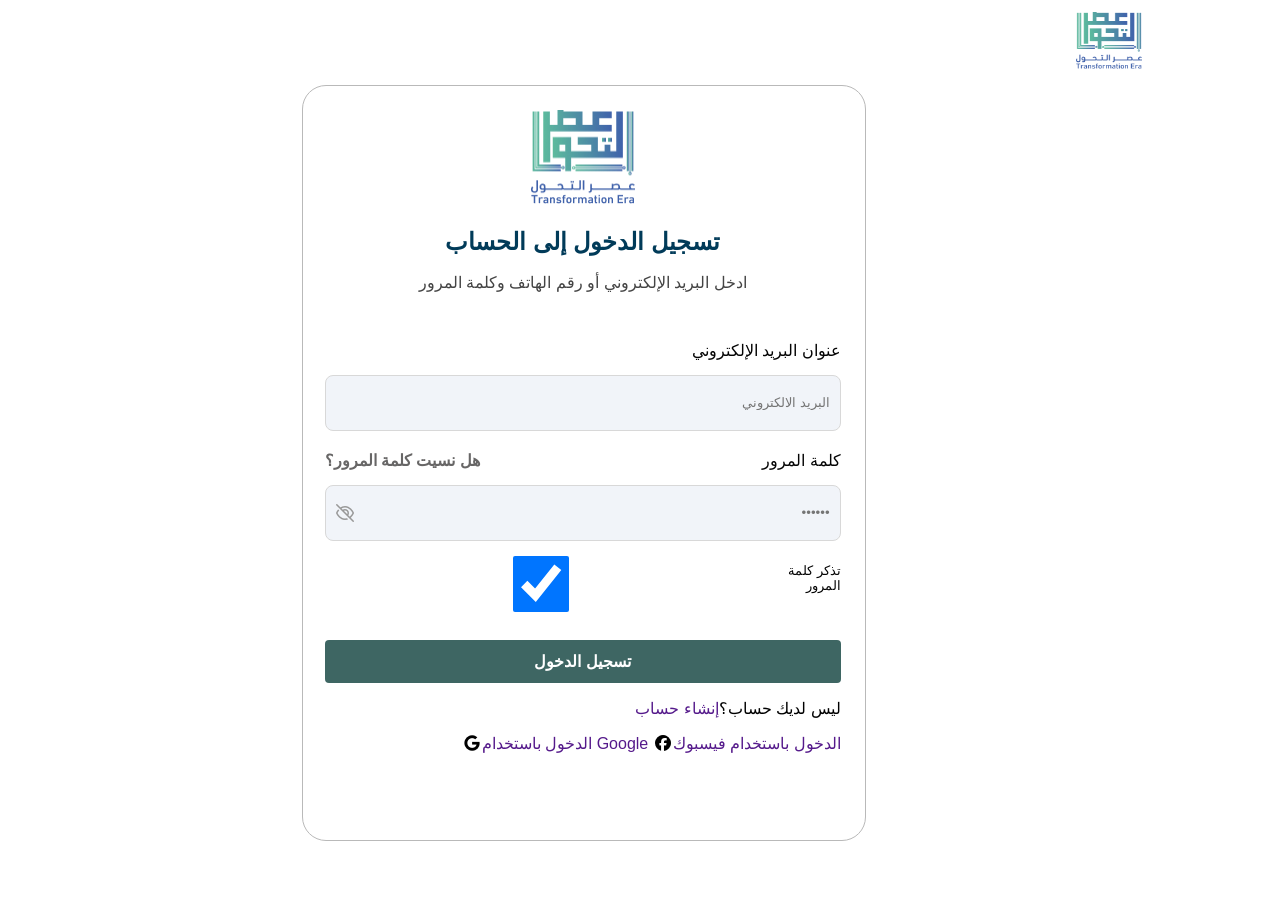
<file: login.html>
<!DOCTYPE html>
<html lang="ar" dir="rtl">
<head>
    <meta charset="UTF-8">
    <meta name="viewport" content="width=device-width, initial-scale=1.0">
    <title>login</title>
    <link href="https://fonts.googleapis.com/css2?family=Tajawal:wght@400;500;700&display=swap" rel="stylesheet">
    <link rel="stylesheet" href="css/style1.css">
    <link rel="stylesheet" href="css/all.min.css">
</head>
<body>
    <header>
        <div class="container">
            <a href=""><img src="image/Group (3).png" alt="logo"></a>
        </div>
    </header>
    <main>
        <section class="log-in">
            <div class="container">
                <div class="login">
                    <div class="content">
                        <div class="top-log">
                            <img src="image/Group (3).png" alt="">
                            <h2>تسجيل الدخول إلى الحساب</h2>
                            <p>ادخل البريد الإلكتروني أو رقم الهاتف وكلمة المرور
                            </p>
                        </div>
                        
                        <div class="form">
                            <form action="">
                                <div class="form-group">
                                    <label for="">عنوان البريد الإلكتروني</label>
                                    <input type="email" placeholder="البريد الالكتروني">
                                </div>
                                <div class="form-group">
                                    <div class="label">
                                        <label for="">كلمة المرور</label>
                                        <a href="forget password.html" target="_blank">هل نسيت كلمة المرور؟</a>
                                    </div>
                                <div class="password-wrapper">
                                        <input type="password" placeholder="••••••">
                                        <i class="far fa-eye-slash eye-icon"></i>
                                        </div>
                                    </div>
                                    <!-- تذكرني -->
                                    <div class="remember-me">
                                        <label>تذكر كلمة المرور</label>
                                        <input type="checkbox" checked>
                                    </div>

                                <!-- <div class="form-group">
                                    <div class="label">
                                        <label for="">كلمة المرور</label>
                                        <a href="forget password.html" target="_blank">هل نسيت كلمة المرور؟</a>
                                    </div>
                                    <input type="password" class="check"><i class="fas fa-eye"></i>
                                    <div><input type="checkbox">تذكر كلمة المرور</div>
                                </div> -->
                            </form>
                            
                            <!-- <div class="btn-submit">
                                <a href="">تسجيل الدخول</a>
                                <p>ليس لديك حساب؟<a href="">إنشاء حساب</a></p>
                            </div> -->
                            <button type="submit" class="btn-submit">تسجيل الدخول</button>
                            <p>ليس لديك حساب؟<a href="">إنشاء حساب</a></p>
                            <a href="">الدخول باستخدام فيسبوك</a><i class="fab fa-facebook"></i>
                            <a href="">Google الدخول باستخدام</a><i class="fab fa-google"></i>
                        </div>
                    </div>
                </div>
            </div><!--/.container-->
        </section>
    </main>
</body>
</html>
        
</body>
</html>
</file>
<file: css/style.css>
* {
    margin: 0;
    padding: 0;
    box-sizing: border-box;
    font-family: 'Tajawal', sans-serif;
}
img{
    max-width:100%;
}

body {
    color: #fff;
    min-height: 100vh; 
     margin: 0;
    padding: 0;
}
.container {
    width: 80%; 
    margin: 0 auto;
}

a{
    text-decoration: none;
}

ul{
    margin: 0;
    padding: 0;
    list-style: none;
}

 header{
   background: linear-gradient(42deg,#2d2f7b 16%, #56b0a0 95%, #58b7a2 100%);
   height: 100vh;
} 
.top-header{
    display: flex;
    justify-content: space-between;
    align-items: center;
}

.nav-links ul{
    display: flex;
    gap: 20px;
    align-items: center;
}
.nav-links a {
    color: #fff;
    margin: 0 15px;
    font-size: 16px;
}

.nav-actions {
    display: flex;
    align-items: center;
    gap: 20px;
}

.login-btn {
    background: #fff;
    color: #000;
    border: none;
    padding: 8px 20px;
    border-radius: 20px;
    cursor: pointer;
    font-weight: bold;
}

.long-link a{
    background: #fff;
    color: #000;
    border: none;
    padding: 8px 20px;
    border-radius: 20px;
    cursor: pointer;
    font-weight: bold;
}
.wrapping >div{
    width: 45%;

}

.wrapping {
    display: flex;
    justify-content: space-between;
    align-items: center;
    padding-top: 80px;
}

.hero-text h1 {
    font-size: 42px;
    line-height: 1.4;
    margin-bottom: 20px;
}

.hero-text p {
    font-size: 18px;
    color: #ccd6f6;
    margin-bottom: 30px;
    line-height: 1.6;
}

.hero-btns {
    display: flex;
    align-items: center;
    gap: 20px;
}

.btn-primary {
    background: #fff;
    color: #000;
    border: none;
    padding: 12px 30px;
    border-radius: 25px;
    font-weight: bold;
    cursor: pointer;
}

.contact-link {
    color: #fff;
    text-decoration: none;
    font-weight: 500;
}

.hero-image {
    flex: 1;
    text-align: left;
}

.hero-image img {
    max-width: 100%;
    filter: drop-shadow(0 20px 30px rgba(0,0,0,0.5));
}
.img.right{
    position: absolute;
    top: 580px;
    left: 0;

}
.img.left{
    position: absolute;
    top: 580px;
    right: 0;

}

/* ......................................... */
.about-section{
    margin-top: 80px;
    background: #f7f9fc;
}

.about-grid>div{
    width:45% ;
}

.about-grid {
    display: flex;
    justify-content: space-between;
    align-items: center;
    padding-top: 80px;
}

.sub-title {
    color: #888;
    font-size: 0.9rem;
}

h2 {
    color: #1a3a5a;
    font-size: 2rem;
    margin-top: 10px;
}

.stats-grid {
    display: flex;
    gap: 30px;
    margin-top: 30px;
}

.stat-item h3 {
    font-size: 1.8rem;
    color: #1a3a5a;
    margin: 0;
}

.stat-item p {
    font-size: 0.85rem;
    color: #666;
}

.about-description p {
    line-height: 1.8;
    color: #555;
    margin-bottom: 25px;
}

.btn-more {
    display: inline-block;
    padding: 10px 30px;
    background-color: #2c5e7e;
    color: white;
    text-decoration: none;
    border-radius: 25px;
    transition: 0.3s;
}

.btn-more:hover {
    background-color: #1a3a5a;
}

/* تنسيق بطاقات المميزات السفلية */
.features-grid {
    display: grid;
    grid-template-columns: repeat(3, 1fr);
    gap: 30px;
    text-align: center;
    padding-top:60px;
    padding-bottom: 80px;
}

.feature-card {
    padding: 20px;
}

.feature-card .icon {
    font-size: 40px;
    margin-bottom: 15px;
    display: block;
}

.feature-card h3 {
    font-size: 1.2rem;
    margin-bottom: 15px;
    color: #1a3a5a;
}

.feature-card p {
    font-size: 0.9rem;
    line-height: 1.6;
    color: #777;
}
/* ................................................................................... */
.faq-header{
    min-width: 300px;
    padding: 20px;
}
.faq-section {
    flex: 1.5;
    min-width: 350px;
}
.wrapping-question p{
    color: #333;
    font-size: 14px;
    margin-bottom: 5px;
}
.wrapping-question h1{
    color: #4a90a4;
    font-size: 2.5rem;
    margin: 10px 0;
}
.wrapping-question .description{
    color: #333;
    max-width: 300px;
    line-height: 2;
    font-size: 20px;
    width:384;
    height: 44;
}
.contact-bth{
    background: linear-gradient(to right,#4682b4,#5f9ea0);
    color: white;
    border: none;
    padding: 12px 30px;
    border-radius: 25px;
    font-weight: bold;
    margin-top: 20px;
    box-shadow: 0 4px 15px rgba(0,0, 0, 0.1);
}
.faq-section{
    flex: 1.5;
    min-width: 350px;
}

.faq-item {
    background: #fff;
    border-radius: 15px;
    margin-bottom: 15px;
    padding: 20px;
    box-shadow: 0 2px 10px rgba(0,0,0,0.05);
    border: 1px solid #eee;
}

.faq-item.active {
    background-color: #f9f9f9;
}

.faq-question {
    display: flex;
    justify-content: space-between;
    align-items: center;
    font-weight: bold;
    cursor: pointer;
}

.faq-answer {
    margin-top: 15px;
    color: #777;
    font-size: 14px;
    line-height: 1.8;
}
.faq-question .span{
    font-size: 16px;
    color: #000000;
    background-color: #000;

}

.icon {
    font-size: 20px;
    color: #999;
}
.logos-grid{
   width: 100%;
    display: flex;
    justify-content: center;
    flex-wrap: wrap;
    gap: 30px;
    margin-top: 80px;
    padding: 20px;
}

.logo-circle {
    width: 80px;
    height: 80px;
    border-radius: 50%;
    border: 1px solid #eee;
    display: flex;
    align-items: center;
    justify-content: center;
    box-shadow: 0 4px 10px rgba(0,0,0,0.03);
    background: white;
}

.logo-circle img {
    max-width: 60%;
    filter: grayscale(100%);
    opacity: 0.7;
    transition: 0.3s;
}

.logo-circle:hover img {
    filter: grayscale(0%);
    opacity: 1;
}



/* ..................................................................................... */
.ready{
  margin-top: 40px;
  color: #fff;
  background: #3970AB;
  background: radial-gradient(circle, rgba(57, 112, 171, 0.6) 0%, rgba(86, 176, 160, 0.6) 100%), url(..//image/4195345b49efeac435df37394845453d2ba8ab41.png);
  background-position: center;
  background-repeat: no-repeat;
  background-size: cover;
  text-align: center;
  padding: 60px 113px 60px 113px;
}
.ready h1{
    font-size:2.5rem;
    margin-bottom: 20px;
    font-weight: bold;
}
.ready p{
    font-size: 1.1rem;
    padding-top: 8px;
    
}

.form{
    width: 516px;
    height: 250px;
}

 .form label{
    color: #040404;
}

.form input{
    display: block;
     /* margin-top: 15px;
    width: 516px;
    height: 56px;  */
    background-color: #F1F4F9;
    color: #ADADAD;
    border: 1px solid #D8D8D8;
    border-radius: 8px;
    padding: 15px 20px;
    padding-left: 50px;
} 
.subscription-box {
    max-width: 500px;
    margin: 0 auto;
    padding: 20px;
    
}

.input-group {
    position: relative;
    margin-bottom: 20px;
}

.input-group input {
    width: 100%;
    padding: 15px 45px 15px 15px;
    border-radius: 8px;
    border: none;
    font-size: 1rem;
}

.input-group i {
    position: absolute;
    right: 15px;
    top: 50%;
    transform: translateY(-50%);
    color: #888;
}

.buttons {
    display: flex;
    gap: 15px;
    justify-content: center;
}

.btn-primary, .btn-secondary {
    padding: 12px 30px;
    border-radius: 25px;
    border: none;
    cursor: pointer;
    font-weight: bold;
    transition: 0.3s;
}

/* ....................................................... */
footer{
  margin-top: 80px;
  color: #fff;
  background: #3970AB;
  background: linear-gradient(to right, rgba(49, 51, 126, 0.6) 3.2%, rgba(55, 81, 134, 0.6) 31.73%, #449699 111.18%), url(..//image/4195345b49efeac435df37394845453d2ba8ab41.png);
  background-position: center;
  background-repeat: no-repeat;
  background-size: cover;
  font-weight: 200;
  min-height: 437px;
}

.wrapping-footer{
  display: grid;
  grid-template-columns: repeat(4,1fr);             
  padding-top: 60px;
  padding-bottom: 80px;
}

.wrapping-footer h3{
  margin: 0;
}

.wrap1{
  width: 293px;
  padding-left: 67px;
}

.wrap1 img{
  width: 68.3px;
  height: 60px;
}

.wrap1 p{
  color: #fff;
}

.i-footer{
  margin-top: 24px;
  display: flex;
  gap: 16px;
  width: 28px;
  height: 28px;
  font-size: larger;
  color: #ffffff;
  
}

.wrap2{
  padding-left: 80px;
}

.wrap2 ul li{
    color: #fff;
}

footer h3{
  display: inline-block;
  border-bottom: 2px solid #fff;
  padding-bottom: 2px;
}

footer ul li{
  margin: 12px 0px 12px 0px;
}

.wrap3{
  padding-left: 80px;
}

.wrap3 ul li i{
  padding-left: 8px;
}


.wrap4 ul li span{
  font-weight: 700;
}

.wrap4 .number{
  display: flex;
  align-items: center;
  gap: 8px;
  border-radius: 12px;
  border: 1px solid #FFFFFF;
  padding: 8px;
  box-shadow: 0px 4px 4px 0px #00000040;
}

.number .img-num{
  width: 74px;
  height: 74px;
  background: #FFFFFF;
  border-radius: 8px;
  padding: 8px;
}

.number .img-num img{
  width: 58px;
}

.wrap4 .number .content-num p{
  font-weight: 200;
  color: #fff;
}

.p-footer{
  width: 100%;
  color: #fff;
  text-align: center;
  border-top: 1px solid #fff;
  padding: 16px;
}
/* ....................................................................................................... */
</file>
<file: css/style2.css>
* {
    margin: 0;
    padding: 0;
    box-sizing: border-box;
    font-family: 'Tajawal', sans-serif;
}
img{
    max-width:100%;
}

body {
    color: #fff;
    min-height: 100vh; 
    font-family:Arial, Helvetica, sans-serif+++;
    margin: 0;
    padding: 0;
}
.container {
    width: 80%; 
    margin: 0 auto;
}
header{
   background: #fff;
   height: 100vh;
} 
a{
    text-decoration: none;
}

ul{
    margin: 0;
    padding: 0;
    list-style: none;
}
.top-header{
    padding: 12px;
    display: flex;
    justify-content: space-between;
    align-items: center;
    /* width: 1440px; */
    /* height: 79px; */
}

.nav-links ul{
    display: flex;
    gap: 20px;
    align-items: center;
}
.nav-links a {
    color:black;
    margin: 0 15px;
    font-size: 16px;
}

.nav-actions {
    display: flex;
    align-items: center;
    gap: 20px;
}
.login-btn {
    background: #fff;
    color: #000;
    border: none;
    padding: 8px 20px;
    border-radius: 20px;
    cursor: pointer;
    font-weight: bold;
}

.long-link{
    
    color: #fff;
}

.long-link a{
    background:linear-gradient(to right,rgba(57, 112, 171, 1),rgba(84, 171, 163, 1));
    color: #000;
    border: none;
    padding: 10px 40px;
    border-radius: 40px;
    cursor: pointer;
    font-weight: bold;
    display: flex;
    justify-content: space-around;
    align-items: center;
    gap: 15px;
    color: #fff;
}

.long-link a i{
    rotate: -43deg;
}

.lang-selector{
    color: #1a4f6e;
    font-size: 0.9rem;
}
.logo .img{
    max-width: 30px;

}
.policy-banner{
    background: radial-gradient(circle, rgba(57, 112, 171, 0.6) 0%, rgba(86, 176, 160, 0.6) 100%), url(..//image/4195345b49efeac435df37394845453d2ba8ab41\ \(1\).png);
    background-position: center;
    background-repeat: no-repeat;
    background-size: cover;
    color: white;
    text-align: center;
    padding: 60px 113px 60px 113px;
    border-radius: 20px;
    margin-top: 20px;
    margin-bottom: 30px;
    width: 1280px;
    height: 267px;

}
.policy-banner p.sub-title{
    font-size: 0.9rem;
    margin-bottom: 10px;
}
.policy-banner h1{
    font-size: 2.2rem;
    font-weight: 700;
    margin-bottom: 15px;
}
.policy-banner p.desc{
    font-size: 1rem;
    max-width: 600px;
    margin: 0 auto;
    line-height: 1.6;
}
.intro-text{
    text-align: center;
    font-size: 1.05rem;
    margin-bottom: 30px; 
    color: #333;
    font-weight: 600;
}
.policy-details h2{
    color: rgba(92, 186, 157, 1);
    font-size: 1.5rem;
    margin-bottom: 25px;
}
.section-title{
    color: #2980b9;
    font-size: 1.15rem;
    font-weight: 700;
    margin-top: 25px;
    margin-bottom: 10px;
}
.policy-details p{
    font-size: 0.95rem;
    margin-bottom: 10px;
    color:rgba(4, 4, 4, 1);
}
.policy-details ul{
    list-style: none;
    padding-right: 15px;
    margin-bottom: 20px;
}
.policy-details ul li{
    margin-bottom: 8px;
    font-size: 0.95rem;
    color: #000;
}
.additional-notes{
    margin-top: 40px;
}
.additional-notes h3{
    color:rgba(92, 186, 157, 1) ;
    font-size: 1.3rem;
    margin-bottom: 15px;
}
.additional-notes ul{
    padding-right: 15px;
}
.additional-notes ul li{
    margin-bottom: 8px;
    font-size: 0.95rem;
    color: #000;
}
/* .................................................................. */
.ready{
  margin-top: 40px;
  color: #fff;
  background: #3970AB;
  background: radial-gradient(circle, rgba(57, 112, 171, 0.6) 0%, rgba(86, 176, 160, 0.6) 100%), url(..//image/4195345b49efeac435df37394845453d2ba8ab41.png);
  background-position: center;
  background-repeat: no-repeat;
  background-size: cover;
  text-align: center;
  padding: 60px 113px 60px 113px;
}
.ready h1{
    font-size:2.5rem;
    margin-bottom: 20px;
    font-weight: bold;
}
.ready p{
    font-size: 1.1rem;
    padding-top: 8px;
    
}

.form{
    width: 516px;
    height: 250px;
}

 .form label{
    color: #040404;
}

.form input{
    display: block;
     /* margin-top: 15px;
    width: 516px;
    height: 56px;  */
    background-color: #F1F4F9;
    color: #ADADAD;
    border: 1px solid #D8D8D8;
    border-radius: 8px;
    padding: 15px 20px;
    padding-left: 50px;
} 
.subscription-box {
    max-width: 500px;
    margin: 0 auto;
    padding: 20px;
    
}

.input-group {
    position: relative;
    margin-bottom: 20px;
}

.input-group input {
    width: 100%;
    padding: 15px 45px 15px 15px;
    border-radius: 8px;
    border: none;
    font-size: 1rem;
}

.input-group i {
    position: absolute;
    right: 15px;
    top: 50%;
    transform: translateY(-50%);
    color: #888;
}

.buttons {
    display: flex;
    gap: 15px;
    justify-content: center;
}

.btn-primary, .btn-secondary {
    padding: 12px 30px;
    border-radius: 25px;
    border: none;
    cursor: pointer;
    font-weight: bold;
    transition: 0.3s;
}
/* ............................................................................... */
footer{
  margin-top: 80px;
  color: #fff;
  background: #3970AB;
  background: linear-gradient(to right, rgba(49, 51, 126, 0.6) 3.2%, rgba(55, 81, 134, 0.6) 31.73%, #449699 111.18%), url(..//image/4195345b49efeac435df37394845453d2ba8ab41.png);
  background-position: center;
  background-repeat: no-repeat;
  background-size: cover;
  font-weight: 200;
  min-height: 437px; 
}

.wrapping-footer{
  display: grid;
  grid-template-columns: repeat(4,1fr);             
  padding-top: 60px;
  padding-bottom: 80px;
}

.wrapping-footer h3{
  margin: 0;
}

.wrap1{
  width: 293px;
  padding-left: 67px;
}

.wrap1 img{
  width: 68.3px;
  height: 60px;
}

.wrap1 p{
  color: #fff;
}

.i-footer{
  margin-top: 24px;
  display: flex;
  gap: 16px;
  width: 28px;
  height: 28px;
  font-size: larger;
  color: #ffffff;
  
}

.wrap2{
  padding-left: 80px;
}

.wrap2 ul li{
    color: #fff;
}

footer h3{
  border-bottom: 2px solid #fff;
  padding-bottom: 2px;
}

footer ul li{
  margin: 12px 0px 12px 0px;
}

.wrap3{
  padding-left: 80px;
}

.wrap3 ul li i{
  padding-left: 8px;
}


.wrap4 ul li span{
  font-weight: 700;
}

.wrap4 .number{
  display: flex;
  align-items: center;
  gap: 8px;
  border-radius: 12px;
  border: 1px solid #FFFFFF;
  padding: 8px;
  box-shadow: 0px 4px 4px 0px #00000040;
}

.number .img-num{
  width: 74px;
  height: 74px;
  background: #FFFFFF;
  border-radius: 8px;
  padding: 8px;
}

.number .img-num img{
  width: 58px;
}

.wrap4 .number .content-num p{
  font-weight: 200;
  color: #fff;
}

.p-footer{
  width: 100%;
  color: #fff;
  text-align: center;
  border-top: 1px solid #fff;
  padding: 16px;
}
/* ....................................................................... */
.contact-container {
    display: flex;
    background-color: #ffffff;
    border-radius: 12px;
    box-shadow: 0 4px 20px rgba(0, 0, 0, 0.05);
    max-width: 1280px;
    width: 100%;
    overflow: hidden;
    gap: 30px;
    margin-top: 80px;
}

/* ------------------- قسم النموذج ------------------- */
.form-section {
     flex: 1.5; 
}

.form-section .sub-title {
    color: #5CBA9D;
    font-size: 14px;
    display: block;
    margin-bottom: 5px;
}
.form-section .main-title {
    color:#396FAB ;
    font-size: 28px;
    font-weight: 700;
    margin-bottom: 10px;
}

.form-section .description {
    color: #6c757d;
    font-size: 15px;
    margin-bottom: 25px; 
}

/* صفوف الحقول */
.form-row {
    display: flex;
    gap: 20px;
    margin-bottom: 20px;

}

.form-group {
    flex: 1;
}

.form-group.full-width {
    margin-bottom: 25px;
}

/* تصميم المدخلات */
.form-group input, 
.form-group textarea {
    width: 100%;
    padding: 14px 18px;
    border: 1px solid  #fafbfc ;
    border-radius: 8px;
    background-color: #fafbfc; 
    border-color:  rgba(245, 250, 255, 1);
    font-size: 14px;
    color: #333;
    outline: none;
    transition: border-color 0.3s ease;
    text-align: right;
}

.form-group input:focus, 
.form-group textarea:focus {
    border-color: #2b615c;
}

.form-group textarea {
    resize: none;
}

/* زر الإرسال */
.submit-btn {
    width: 100%;
    padding: 15px;
    background: linear-gradient(90deg, #3A70AB 0%, #5CBA9D 100%);
    color: #ffffff;
    border: none;
    border-radius: 8px;
    font-size: 16px;
    font-weight: 600;
    cursor: pointer;
    transition: opacity 0.3s ease;
}

.submit-btn:hover {
    opacity: 0.9;
}

/* ------------------- قسم معلومات التواصل ------------------- */
.info-section {
    flex: 1;
    display: flex;
    flex-direction: column;
    gap: 15px;
    padding: 12px;
    /* width: 81px;
    height: 439px; */
    border-radius: 12px; 
    background: linear-gradient(176.41deg, #5CBA9D -1.54%, #3A70AB 143.71%);
}

/* الهيدر الأخضر الغامق */
.info-header {
    color: #ffffff;
    padding: 20px; 
    border-radius: 10px;
    position: relative;
}

.info-header h3 {
    font-size: 18px;
    font-weight: 700; 
    margin-bottom: 5px;
}

.info-header p {
    font-size: 13px;
    opacity: 0.8;
}

/* إضافة النجوم الزخرفية كعنصر جمالي كما في الصورة */
.info-header::after {
    content: "✦";
    position: absolute;
    left: 20px;
    top: 20px;
    font-size: 24px;
    opacity: 0.5;
}

/* الكروت الرمادية للمعلومات */
.info-card {
    background-color: #f4f6f8;
    border: 1px solid #e1e8ed;
    border-radius: 10px;
    padding: 20px;
    display: flex;
    align-items: flex-start;
    gap: 15px;
}
.card-icon img{
    max-width: 40px;
}
.card-icon {
    font-size: 20px;
    background-color: #ffffff;
    padding: 10px;
    /* border-radius: 50%;
    box-shadow: 0 2px 8px rgba(0,0,0,0.05); */
    display: flex;
    justify-content: center;
    align-items: center;
    width: 40px;
    height: 40px;
}

.card-content h4 {
    color: #1e3a47;
    font-size: 15px;
    font-weight: 700;
    margin-bottom: 5px;
}

.card-content p {
    color: #5a6578;
    font-size: 13px;
    line-height: 1.6;
}

.ltr-text {
    direction: ltr;
    display: inline-block;
}
</file>
<file: css/style1.css>
*{
    box-sizing: border-box;
}

body{
    margin: 0;
    font-family: "Cairo", sans-serif;
}

.container{
    width: 80%;
    margin: 0 auto;
}

img{
    max-width: 100%;
}

a{
    text-decoration: none;
}

/* header */

header{
    padding: 12px;
}

header img{
    width: 66px;
    height: 57px;
}

/* End Header */

.log-in{
    display: grid;
    justify-content: center;
}

.log-in .login{
    width: 564px;
    height: 756.30126953125px;
    top: 121.85px;
    left: 438px;
    border: 0.3px solid #B9B9B9;
    border-radius: 24px;
    padding: 24px;
    gap: 30px;
    /* text-align: center; */
}

.content{
    width: 516px;
    height: 626.3px;
    gap: 24px;
}

.top-log{
    text-align: center;
}

.top-log img{
    width: 104px;
    height: 94.3px;
}

.top-log h2{
    margin: 0;
    padding-top: 20px;
    color: #013B59;
    size: 28px;
}

.top-log p{    
    color: #444444;
    padding-bottom: 30px;
    font-weight: 300;
    line-height: 140%;
}

.form{
    width: 516px;
    height: 250px;
}

.form label{
    color: #040404;
}

.form input{
    display: block;
    margin-top: 15px;
    width: 516px;
    height: 56px;
    background-color: #F1F4F9;
    color: #ADADAD;
    border: 1px solid #D8D8D8;
    border-radius: 8px;
}

.form-group input{
    padding-right: 10px;
}

.form-group .label{
    display: flex;
    justify-content: space-between;
    margin-top: 20px;
}

.form-group .label a{  
    color: #676666;
    font-weight: 700;
}

/* 
.form input i{
    
}

.btn a{
    background: #3970AB;
    background: linear-gradient(90deg,rgba(57, 112, 171, 1) 0%, rgba(86, 176, 160, 1) 100%);
} */
.password-wrapper {
    position: relative;
}

.eye-icon {
    position: absolute;
    left: 10px;
    top: 50%;
    transform: translateY(-50%);
    color: #999;
    cursor: pointer;
}

.remember-me {
    display: flex;
    justify-content: flex-end;
    align-items: center;
    gap: 10px;
    margin-bottom: 25px;
    font-size: 13px;
    color: #555;
}

/* .login-btn {
    width: 100%;
    padding: 14px;
    background-color: #3e6663; 
    color: white;
    border: none;
    border-radius: 6px;
    font-size: 16px;
    font-weight: bold;
    cursor: pointer;
    margin-bottom: 20px;
} */
.btn-submit{
    width: 100%;
    padding: 12px;
    background-color: #3e6663;
    color: white;
    border: none;
    border-radius: 4px;
    font-size: 16px;
    font-weight: bold;
    cursor: pointer;
    transition: background 0.3s ease;

}
</file>
